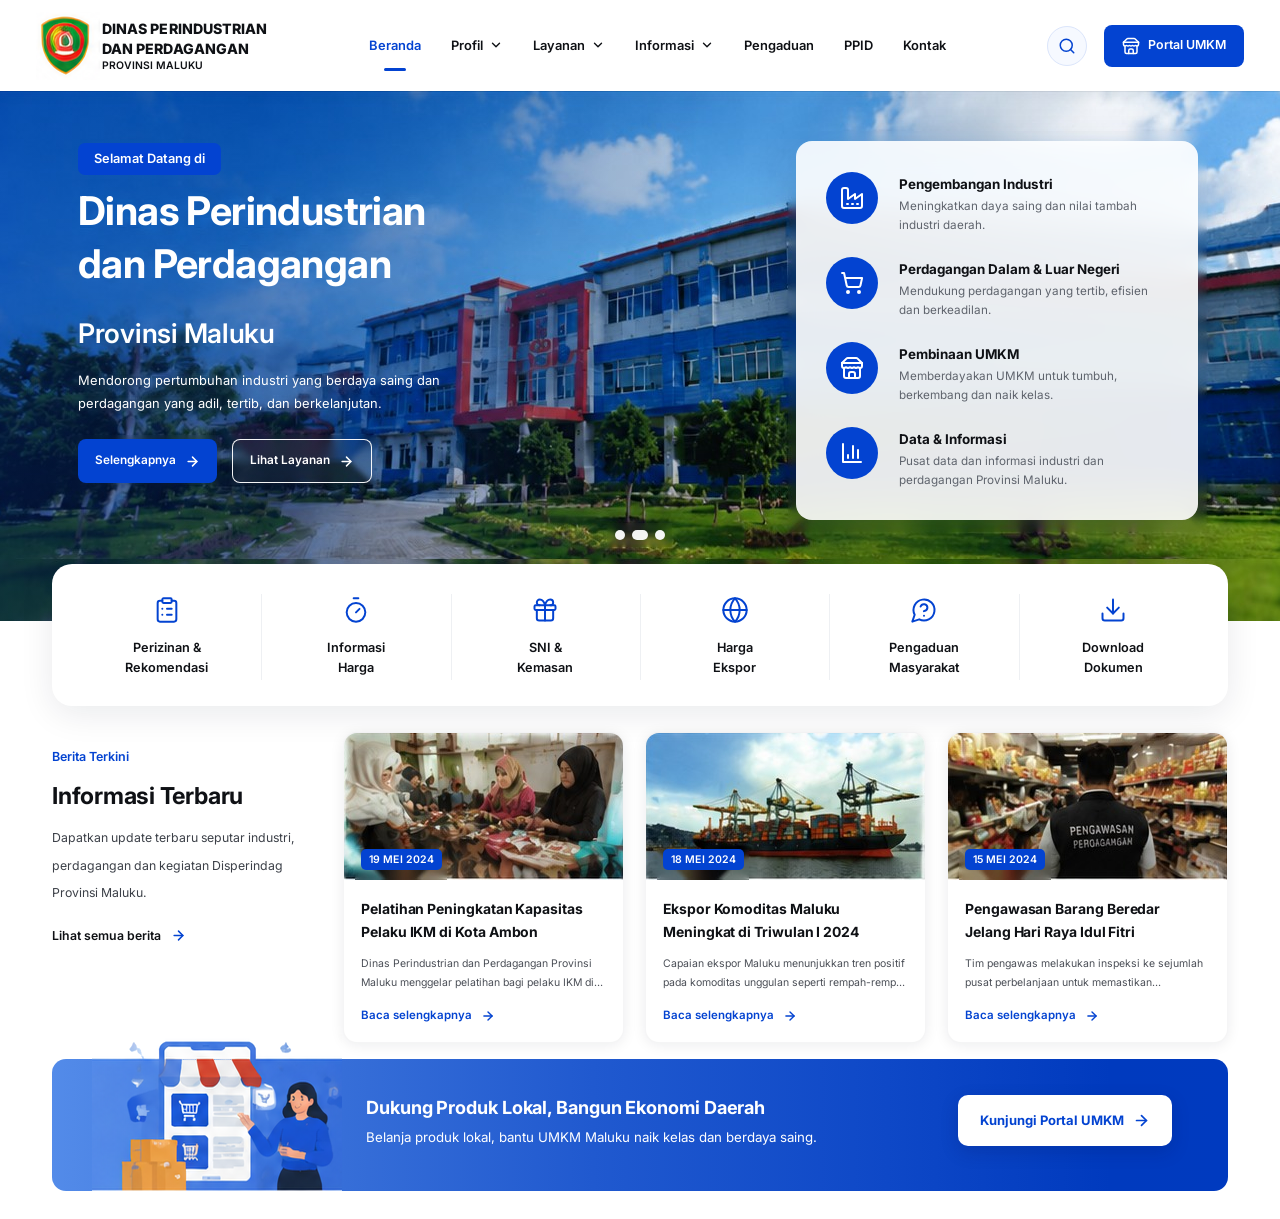
<file: index.html>
<!DOCTYPE html>
<html lang="id">
<head>
<meta charset="utf-8">
<meta name="viewport" content="width=device-width, initial-scale=1">
<title>Dinas Perindustrian dan Perdagangan Provinsi Maluku</title>
<meta name="description" content="Dinas Perindustrian dan Perdagangan Provinsi Maluku — mendorong pertumbuhan industri yang berdaya saing dan perdagangan yang adil, tertib, dan berkelanjutan.">
<link rel="preconnect" href="https://fonts.googleapis.com">
<link rel="preconnect" href="https://fonts.gstatic.com" crossorigin>
<link href="https://fonts.googleapis.com/css2?family=Inter:wght@400;500;600;700&display=swap" rel="stylesheet">
<style>
:root{
  --blue:#0343d1;
  --blue-dark:#003abf;
  --ink:#0f1115;
  --muted:#5f646d;
  --line:#eef0f3;
  --container:1176px;
}
*{box-sizing:border-box;margin:0;padding:0}
html{scroll-behavior:smooth}
body{
  font-family:Inter,system-ui,-apple-system,"Segoe UI",Roboto,Arial,sans-serif;
  color:var(--ink);background:#fff;-webkit-font-smoothing:antialiased;line-height:1.5;
}
a{color:inherit;text-decoration:none}
img{display:block;max-width:100%}
svg.i{width:1em;height:1em;fill:none;stroke:currentColor;stroke-width:2;stroke-linecap:round;stroke-linejoin:round;flex:none}

/* ============ NAVBAR ============ */
.navbar{
  position:sticky;top:0;z-index:50;height:91px;background:#fff;
  box-shadow:0 1px 0 rgba(15,23,42,.06),0 4px 14px rgba(15,23,42,.04);
}
.navbar__in{
  height:100%;max-width:1440px;margin:0 auto;padding:0 36px;
  display:flex;align-items:center;gap:0;
}
.brand{display:flex;align-items:center;gap:2px;flex:none}
.brand img{width:64px;height:68px}
.brand__text{display:flex;flex-direction:column;line-height:1.2}
.brand__text strong{font-size:14.2px;font-weight:800;letter-spacing:.005em;text-transform:uppercase;line-height:20px}
.brand__text span{font-size:10.4px;font-weight:600;text-transform:uppercase;margin-top:1px}
.menu{display:flex;align-items:center;gap:30px;margin-left:102px;list-style:none;flex:1}
.menu a{
  position:relative;display:inline-flex;align-items:center;gap:6px;
  font-size:12.9px;font-weight:600;color:var(--ink);padding:8px 0;white-space:nowrap;
}
.menu a .i{font-size:14px;stroke-width:2.4}
.menu a.active{color:var(--blue)}
.menu a.active::after{
  content:"";position:absolute;left:50%;bottom:-8px;width:22px;height:3px;margin-left:-11px;
  border-radius:3px;background:var(--blue);
}
.nav-actions{display:flex;align-items:center;gap:17px;flex:none}
.btn-search{
  width:40px;height:40px;border-radius:50%;border:1px solid #dbe5fb;background:#f6f9ff;
  color:var(--blue);display:grid;place-items:center;cursor:pointer;font-size:18px;
}
.btn-portal{
  height:42px;padding:0 18px;border-radius:8px;background:var(--blue);color:#fff;
  display:inline-flex;align-items:center;gap:8px;font-size:12.4px;font-weight:600;white-space:nowrap;
  transition:background .2s;
}
.btn-portal:hover{background:var(--blue-dark)}
.btn-portal .i{font-size:18px}
.burger{display:none;width:42px;height:42px;border:1px solid #dbe5fb;border-radius:8px;background:#fff;color:var(--ink);cursor:pointer;font-size:22px;place-items:center}

/* ============ HERO ============ */
.hero{
  position:relative;height:530px;color:#fff;overflow:hidden;
  background:#1d5fc4 url("assets/hero-gedung.jpg") center bottom/cover no-repeat;
}
.hero::before{
  content:"";position:absolute;inset:0;
  background:linear-gradient(90deg,rgba(6,44,140,.32) 0%,rgba(6,44,140,.12) 36%,rgba(6,44,140,0) 55%);
}
.hero__in{
  position:relative;height:100%;max-width:var(--container);margin:0 auto;
  padding:0 30px 0 26px;display:flex;align-items:flex-start;justify-content:space-between;
}
.hero__copy{padding-top:52px;max-width:520px}
.badge{
  display:inline-flex;align-items:center;height:32px;padding:0 16px;border-radius:7px;
  background:var(--blue);font-size:12.8px;font-weight:600;
}
.hero h1{
  margin-top:10px;font-size:39.6px;line-height:53px;font-weight:700;letter-spacing:-.015em;
}
.hero h2{margin-top:24px;font-size:27px;line-height:38px;font-weight:600;letter-spacing:-.01em}
.hero p{margin-top:16px;max-width:400px;font-size:12.9px;line-height:23px;font-weight:400}
.hero__cta{display:flex;gap:15px;margin-top:24px}
.btn{
  display:inline-flex;align-items:center;justify-content:center;gap:9px;height:44px;padding:0 17px;
  border-radius:8px;font-size:11.8px;font-weight:600;transition:.2s;white-space:nowrap;
}
.btn .i{font-size:15px;stroke-width:2.4}
.btn--primary{background:var(--blue);color:#fff}
.btn--primary:hover{background:var(--blue-dark)}
.btn--ghost{border:1.5px solid rgba(255,255,255,.95);color:#fff;background:rgba(255,255,255,.04)}
.btn--ghost:hover{background:rgba(255,255,255,.16)}

.hero__card{
  width:402px;margin-top:50px;padding:31px 30px 30px;border-radius:16px;
  background:rgba(255,255,255,.9);backdrop-filter:blur(14px);-webkit-backdrop-filter:blur(14px);
  box-shadow:0 18px 50px rgba(8,30,90,.22);color:var(--ink);
  display:flex;flex-direction:column;gap:22px;flex:none;
}
.feat{display:flex;gap:21px;align-items:flex-start}
.feat__ic{
  width:52px;height:52px;border-radius:50%;background:var(--blue);color:#fff;
  display:grid;place-items:center;flex:none;font-size:24px;
}
.feat__ic .i{stroke-width:2}
.feat h3{font-size:13.4px;font-weight:700;line-height:20px;margin-top:2px}
.feat p{margin-top:3px;font-size:11.7px;line-height:19px;color:var(--muted);font-weight:400}

.dots{position:absolute;left:50%;bottom:81px;transform:translateX(-50%);display:flex;gap:7px;align-items:center}
.dots button{width:10px;height:10px;border-radius:50%;border:0;background:rgba(255,255,255,.95);cursor:pointer;padding:0;transition:.25s}
.dots button.on{width:16px;border-radius:6px}

/* ============ QUICK MENU ============ */
.quick{
  position:relative;z-index:5;max-width:var(--container);margin:-57px auto 0;
  background:#fff;border-radius:20px;box-shadow:0 8px 34px rgba(15,23,42,.09);
  display:grid;grid-template-columns:repeat(6,1fr);padding:32px 20px 28px;
}
.quick a{
  position:relative;display:flex;flex-direction:column;align-items:center;gap:14px;
  font-size:12.7px;font-weight:600;line-height:20px;text-align:center;padding:0 12px;color:var(--ink);
  transition:color .2s,transform .2s;
}
.quick a:hover{color:var(--blue);transform:translateY(-2px)}
.quick a+a::before{content:"";position:absolute;left:0;top:-2px;bottom:-2px;width:1px;background:var(--line)}
.quick .i{font-size:28px;color:var(--blue);stroke-width:1.7}

/* ============ BERITA ============ */
.news{max-width:var(--container);margin:26px auto 0;display:grid;grid-template-columns:270px repeat(3,1fr);gap:21px;align-items:start}
.news__head{padding-top:15px}
.news__head small{display:block;font-size:12.5px;font-weight:600;color:var(--blue);line-height:20px}
.news__head h2{margin-top:13px;font-size:23.3px;line-height:32px;font-weight:700;letter-spacing:-.01em}
.news__head p{margin-top:12px;font-size:12.3px;line-height:27.5px;color:#3c4048}
.news__head a{display:inline-flex;align-items:center;gap:10px;margin-top:20px;font-size:12.3px;font-weight:600}
.news__head a .i{color:var(--blue);font-size:15px;stroke-width:2.4}

.card{
  background:#fff;border-radius:14px;overflow:hidden;
  box-shadow:0 2px 14px rgba(15,23,42,.08);border:1px solid rgba(15,23,42,.04);
  transition:transform .25s,box-shadow .25s;display:flex;flex-direction:column;
}
.card:hover{transform:translateY(-4px);box-shadow:0 14px 30px rgba(15,23,42,.12)}
.card__img{position:relative;height:147px;overflow:hidden}
.card__img img{width:100%;height:100%;object-fit:cover}
.date{
  position:absolute;left:17px;bottom:10px;height:21px;padding:0 8px;border-radius:5px;background:var(--blue);
  color:#fff;font-size:10.5px;font-weight:600;display:inline-flex;align-items:center;letter-spacing:.01em;
}
.card__body{padding:17px 17px 18px;display:flex;flex-direction:column;flex:1}
.card h3{padding-right:20px;font-size:13.95px;line-height:23px;font-weight:700;letter-spacing:-.005em}
.card p{
  margin-top:11px;font-size:10.5px;line-height:19px;color:#4b4f57;
  display:-webkit-box;-webkit-line-clamp:2;-webkit-box-orient:vertical;overflow:hidden;
}
.card__more{display:inline-flex;align-items:center;gap:9px;margin-top:15px;font-size:11.5px;font-weight:600;color:var(--blue)}
.card__more .i{font-size:14px;stroke-width:2.4}

/* ============ BANNER ============ */
.promo{
  position:relative;max-width:var(--container);margin:16px auto 0;height:132px;border-radius:14px;color:#fff;
  background:linear-gradient(90deg,#538be9 0%,#366ed8 25%,#2059cf 46%,#0e48c7 71%,#003abe 90%,#003abf 100%);
  display:flex;align-items:center;justify-content:space-between;padding:0 56px 10px 314px;
}
.promo__art{position:absolute;left:40px;bottom:-1px;width:250px;height:158px;pointer-events:none}
.promo h2{font-size:18.1px;line-height:28px;font-weight:700;letter-spacing:-.005em}
.promo p{margin-top:5px;font-size:13.3px;line-height:22px;font-weight:400}
.btn--white{
  background:#fff;color:var(--blue);height:51px;padding:0 22px;border-radius:10px;font-size:13px;font-weight:700;
  box-shadow:0 6px 18px rgba(0,20,90,.2);
}
.btn--white:hover{transform:translateY(-2px)}
.btn--white .i{font-size:17px}
.page-end{height:28px}

/* ============ RESPONSIVE ============ */
@media (max-width:1240px){
  .menu{margin-left:48px;gap:24px}
  .brand__text strong{font-size:15px}
}
@media (max-width:1100px){
  .menu{display:none}
  .nav-actions{margin-left:auto}
  .burger{display:grid}
  .hero{height:auto;padding-bottom:96px}
  .hero__in{flex-direction:column;gap:32px;padding:0 24px}
  .hero__copy{max-width:none}
  .hero__card{width:100%;max-width:560px;margin-top:0}
  .dots{bottom:76px}
  .quick{margin:-57px 20px 0;grid-template-columns:repeat(3,1fr);row-gap:26px}
  .quick a:nth-child(4)::before{display:none}
  .news{grid-template-columns:repeat(3,1fr);margin:34px 20px 0}
  .news__head{grid-column:1/-1;padding-top:0}
  .news__head p{line-height:24px;max-width:520px}
  .promo{margin:22px 20px 0;padding:0 28px 0 300px;gap:20px}
}
@media (max-width:760px){
  .navbar{height:72px}
  .navbar__in{padding:0 16px}
  .brand img{width:48px;height:51px}
  .brand__text strong{font-size:12px;line-height:15px}
  .brand__text span{font-size:10px}
  .btn-portal span{display:none}
  .btn-portal{padding:0 12px}
  .hero__copy{padding-top:36px}
  .hero h1{font-size:30px;line-height:40px}
  .hero h2{font-size:22px;line-height:30px;margin-top:14px}
  .hero__card{padding:26px 20px 24px}
  .feat{gap:14px}
  .quick{grid-template-columns:repeat(2,1fr);padding:24px 0}
  .quick a:nth-child(4)::before{display:block}
  .quick a:nth-child(odd)::before{display:none}
  .news{grid-template-columns:1fr}
  .promo{
    height:auto;flex-direction:column;align-items:flex-start;padding:150px 24px 24px;margin-top:70px;gap:18px;
  }
  .promo__art{left:50%;transform:translateX(-50%);bottom:auto;top:-50px;}
  .btn--white{height:46px}
}
</style>
</head>
<body>

<!-- ikon (sprite) -->
<svg width="0" height="0" style="position:absolute" aria-hidden="true">
  <defs>
    <symbol id="i-search" viewBox="0 0 24 24"><circle cx="11" cy="11" r="8"/><path d="m21 21-4.3-4.3"/></symbol>
    <symbol id="i-chev" viewBox="0 0 24 24"><path d="m6 9 6 6 6-6"/></symbol>
    <symbol id="i-arrow" viewBox="0 0 24 24"><path d="M5 12h14"/><path d="m12 5 7 7-7 7"/></symbol>
    <symbol id="i-menu" viewBox="0 0 24 24"><path d="M4 7h16M4 12h16M4 17h16"/></symbol>
    <symbol id="i-store" viewBox="0 0 24 24"><path d="m2 7 4.41-4.41A2 2 0 0 1 7.83 2h8.34a2 2 0 0 1 1.42.59L22 7"/><path d="M4 12v8a2 2 0 0 0 2 2h12a2 2 0 0 0 2-2v-8"/><path d="M15 22v-4a2 2 0 0 0-2-2h-2a2 2 0 0 0-2 2v4"/><path d="M2 7h20"/><path d="M22 7v3a2 2 0 0 1-2 2 2.7 2.7 0 0 1-1.59-.63.7.7 0 0 0-.82 0A2.7 2.7 0 0 1 16 12a2.7 2.7 0 0 1-1.59-.63.7.7 0 0 0-.82 0A2.7 2.7 0 0 1 12 12a2.7 2.7 0 0 1-1.59-.63.7.7 0 0 0-.82 0A2.7 2.7 0 0 1 8 12a2.7 2.7 0 0 1-1.59-.63.7.7 0 0 0-.82 0A2.7 2.7 0 0 1 4 12a2 2 0 0 1-2-2V7"/></symbol>
    <symbol id="i-factory" viewBox="0 0 24 24"><path d="M2 20a2 2 0 0 0 2 2h16a2 2 0 0 0 2-2V8l-7 5V8l-7 5V4a2 2 0 0 0-2-2H4a2 2 0 0 0-2 2Z"/><path d="M17 18h1"/><path d="M12 18h1"/><path d="M7 18h1"/></symbol>
    <symbol id="i-cart" viewBox="0 0 24 24"><circle cx="8" cy="21" r="1"/><circle cx="19" cy="21" r="1"/><path d="M2.05 2.05h2l2.66 12.42a2 2 0 0 0 2 1.58h9.78a2 2 0 0 0 1.95-1.57l1.65-7.43H5.12"/></symbol>
    <symbol id="i-chart" viewBox="0 0 24 24"><path d="M3 3v18h18"/><path d="M18 17V9"/><path d="M13 17V5"/><path d="M8 17v-3"/></symbol>
    <symbol id="i-clip" viewBox="0 0 24 24"><rect width="8" height="4" x="8" y="2" rx="1"/><path d="M16 4h2a2 2 0 0 1 2 2v14a2 2 0 0 1-2 2H6a2 2 0 0 1-2-2V6a2 2 0 0 1 2-2h2"/><path d="M12 11h4"/><path d="M12 16h4"/><path d="M8 11h.01"/><path d="M8 16h.01"/></symbol>
    <symbol id="i-timer" viewBox="0 0 24 24"><path d="M10 2h4"/><path d="m12 14 3-3"/><circle cx="12" cy="14" r="8"/></symbol>
    <symbol id="i-gift" viewBox="0 0 24 24"><rect x="3" y="8" width="18" height="4" rx="1"/><path d="M12 8v13"/><path d="M19 12v7a2 2 0 0 1-2 2H7a2 2 0 0 1-2-2v-7"/><path d="M7.5 8a2.5 2.5 0 0 1 0-5A4.8 8 0 0 1 12 8a4.8 8 0 0 1 4.5-5 2.5 2.5 0 0 1 0 5"/></symbol>
    <symbol id="i-globe" viewBox="0 0 24 24"><circle cx="12" cy="12" r="10"/><path d="M12 2a14.5 14.5 0 0 0 0 20 14.5 14.5 0 0 0 0-20"/><path d="M2 12h20"/></symbol>
    <symbol id="i-ask" viewBox="0 0 24 24"><path d="M7.9 20A9 9 0 1 0 4 16.1L2 22Z"/><path d="M9.09 9a3 3 0 0 1 5.83 1c0 2-3 3-3 3"/><path d="M12 17h.01"/></symbol>
    <symbol id="i-down" viewBox="0 0 24 24"><path d="M21 15v4a2 2 0 0 1-2 2H5a2 2 0 0 1-2-2v-4"/><path d="m7 10 5 5 5-5"/><path d="M12 15V3"/></symbol>
  </defs>
</svg>

<!-- ============ NAVBAR ============ -->
<header class="navbar">
  <div class="navbar__in">
    <a class="brand" href="#" aria-label="Dinas Perindustrian dan Perdagangan Provinsi Maluku">
      <img src="assets/logo.png" alt="Logo Provinsi Maluku">
      <span class="brand__text">
        <strong>Dinas Perindustrian<br>dan Perdagangan</strong>
        <span>Provinsi Maluku</span>
      </span>
    </a>

    <ul class="menu">
      <li><a class="active" href="#">Beranda</a></li>
      <li><a href="#">Profil <svg class="i"><use href="#i-chev"/></svg></a></li>
      <li><a href="#">Layanan <svg class="i"><use href="#i-chev"/></svg></a></li>
      <li><a href="informasi-harga.html">Informasi <svg class="i"><use href="#i-chev"/></svg></a></li>
      <li><a href="#">Pengaduan</a></li>
      <li><a href="#">PPID</a></li>
      <li><a href="#">Kontak</a></li>
    </ul>

    <div class="nav-actions">
      <button class="btn-search" aria-label="Cari"><svg class="i"><use href="#i-search"/></svg></button>
      <a class="btn-portal" href="#"><svg class="i"><use href="#i-store"/></svg><span>Portal UMKM</span></a>
      <button class="burger" aria-label="Menu"><svg class="i"><use href="#i-menu"/></svg></button>
    </div>
  </div>
</header>

<main>
<!-- ============ HERO ============ -->
<section class="hero">
  <div class="hero__in">
    <div class="hero__copy">
      <span class="badge">Selamat Datang di</span>
      <h1>Dinas Perindustrian<br>dan Perdagangan</h1>
      <h2>Provinsi Maluku</h2>
      <p>Mendorong pertumbuhan industri yang berdaya saing dan perdagangan yang adil, tertib, dan berkelanjutan.</p>
      <div class="hero__cta">
        <a class="btn btn--primary" href="#">Selengkapnya <svg class="i"><use href="#i-arrow"/></svg></a>
        <a class="btn btn--ghost" href="#">Lihat Layanan <svg class="i"><use href="#i-arrow"/></svg></a>
      </div>
    </div>

    <aside class="hero__card" aria-label="Fokus layanan">
      <div class="feat">
        <div class="feat__ic"><svg class="i"><use href="#i-factory"/></svg></div>
        <div><h3>Pengembangan Industri</h3><p>Meningkatkan daya saing dan nilai tambah industri daerah.</p></div>
      </div>
      <div class="feat">
        <div class="feat__ic"><svg class="i"><use href="#i-cart"/></svg></div>
        <div><h3>Perdagangan Dalam &amp; Luar Negeri</h3><p>Mendukung perdagangan yang tertib, efisien dan berkeadilan.</p></div>
      </div>
      <div class="feat">
        <div class="feat__ic"><svg class="i"><use href="#i-store"/></svg></div>
        <div><h3>Pembinaan UMKM</h3><p>Memberdayakan UMKM untuk tumbuh, berkembang dan naik kelas.</p></div>
      </div>
      <div class="feat">
        <div class="feat__ic"><svg class="i"><use href="#i-chart"/></svg></div>
        <div><h3>Data &amp; Informasi</h3><p>Pusat data dan informasi industri dan perdagangan Provinsi Maluku.</p></div>
      </div>
    </aside>
  </div>

  <div class="dots" role="tablist" aria-label="Slide">
    <button aria-label="Slide 1"></button>
    <button class="on" aria-label="Slide 2"></button>
    <button aria-label="Slide 3"></button>
  </div>
</section>

<!-- ============ MENU CEPAT ============ -->
<nav class="quick" aria-label="Layanan cepat">
  <a href="#"><svg class="i"><use href="#i-clip"/></svg><span>Perizinan &amp;<br>Rekomendasi</span></a>
  <a href="informasi-harga.html"><svg class="i"><use href="#i-timer"/></svg><span>Informasi<br>Harga</span></a>
  <a href="#"><svg class="i"><use href="#i-gift"/></svg><span>SNI &amp;<br>Kemasan</span></a>
  <a href="harga-ekspor.html"><svg class="i"><use href="#i-globe"/></svg><span>Harga<br>Ekspor</span></a>
  <a href="#"><svg class="i"><use href="#i-ask"/></svg><span>Pengaduan<br>Masyarakat</span></a>
  <a href="#"><svg class="i"><use href="#i-down"/></svg><span>Download<br>Dokumen</span></a>
</nav>

<!-- ============ BERITA ============ -->
<section class="news">
  <div class="news__head">
    <small>Berita Terkini</small>
    <h2>Informasi Terbaru</h2>
    <p>Dapatkan update terbaru seputar industri, perdagangan dan kegiatan Disperindag Provinsi Maluku.</p>
    <a href="#">Lihat semua berita <svg class="i"><use href="#i-arrow"/></svg></a>
  </div>

  <article class="card">
    <div class="card__img">
      <img src="assets/berita-1.jpg" alt="Pelatihan pelaku IKM di Kota Ambon">
      <span class="date">19 MEI 2024</span>
    </div>
    <div class="card__body">
      <h3>Pelatihan Peningkatan Kapasitas Pelaku IKM di Kota Ambon</h3>
      <p>Dinas Perindustrian dan Perdagangan Provinsi Maluku menggelar pelatihan bagi pelaku IKM di Kota Ambon untuk meningkatkan kapasitas usaha.</p>
      <a class="card__more" href="#">Baca selengkapnya <svg class="i"><use href="#i-arrow"/></svg></a>
    </div>
  </article>

  <article class="card">
    <div class="card__img">
      <img src="assets/berita-2.jpg" alt="Aktivitas bongkar muat peti kemas di pelabuhan">
      <span class="date">18 MEI 2024</span>
    </div>
    <div class="card__body">
      <h3>Ekspor Komoditas Maluku Meningkat di Triwulan I 2024</h3>
      <p>Capaian ekspor Maluku menunjukkan tren positif pada komoditas unggulan seperti rempah-rempah dan hasil perikanan.</p>
      <a class="card__more" href="#">Baca selengkapnya <svg class="i"><use href="#i-arrow"/></svg></a>
    </div>
  </article>

  <article class="card">
    <div class="card__img">
      <img src="assets/berita-3.jpg" alt="Petugas pengawasan barang beredar di pusat perbelanjaan">
      <span class="date">15 MEI 2024</span>
    </div>
    <div class="card__body">
      <h3>Pengawasan Barang Beredar Jelang Hari Raya Idul Fitri</h3>
      <p>Tim pengawas melakukan inspeksi ke sejumlah pusat perbelanjaan untuk memastikan ketersediaan dan keamanan barang.</p>
      <a class="card__more" href="#">Baca selengkapnya <svg class="i"><use href="#i-arrow"/></svg></a>
    </div>
  </article>
</section>

<!-- ============ BANNER UMKM ============ -->
<section class="promo">
  <img class="promo__art" src="assets/ilustrasi-umkm.png" alt="">
  <div>
    <h2>Dukung Produk Lokal, Bangun Ekonomi Daerah</h2>
    <p>Belanja produk lokal, bantu UMKM Maluku naik kelas dan berdaya saing.</p>
  </div>
  <a class="btn btn--white" href="#">Kunjungi Portal UMKM <svg class="i"><use href="#i-arrow"/></svg></a>
</section>
<div class="page-end"></div>
</main>

<script>
  // indikator slide sederhana pada hero
  (function () {
    var dots = document.querySelectorAll('.dots button');
    dots.forEach(function (d, i) {
      d.addEventListener('click', function () {
        dots.forEach(function (x) { x.classList.remove('on'); });
        d.classList.add('on');
      });
    });
  })();
</script>
</body>
</html>
</file>
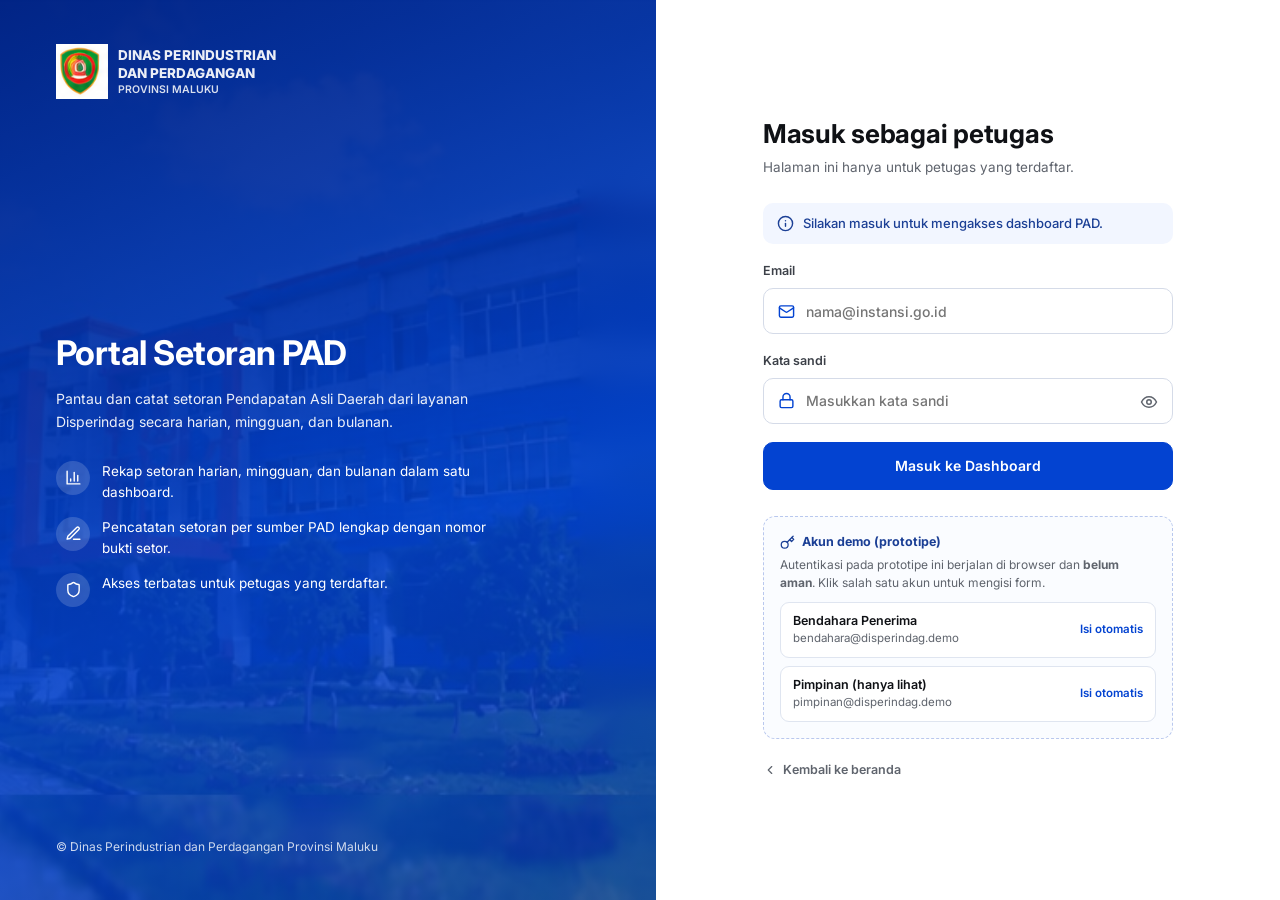
<file: dashboard-pad.html>
<!DOCTYPE html>
<html lang="id" class="guard">
<head>
<meta charset="utf-8">
<meta name="viewport" content="width=device-width, initial-scale=1">
<meta name="robots" content="noindex,nofollow">
<title>Dashboard Setoran PAD — Disperindag Maluku</title>
<link rel="preconnect" href="https://fonts.googleapis.com">
<link rel="preconnect" href="https://fonts.gstatic.com" crossorigin>
<link href="https://fonts.googleapis.com/css2?family=Inter:wght@400;500;600;700;800&display=swap" rel="stylesheet">
<link rel="stylesheet" href="assets/pad.css">
<!-- Penjaga akses (DEMO, sisi browser): tanpa sesi -> kembali ke login. Lihat catatan di assets/pad-auth.js -->
<script src="assets/pad-auth.js"></script>
<script>
  if (!PadAuth.current()) { location.replace("login-pad.html?need=1"); }
  else { document.documentElement.classList.remove("guard"); }
</script>
</head>
<body>

<svg width="0" height="0" style="position:absolute" aria-hidden="true">
  <defs>
    <symbol id="i-check" viewBox="0 0 24 24"><path d="M20 6 9 17l-5-5"/></symbol>
    <symbol id="i-checkc" viewBox="0 0 24 24"><circle cx="12" cy="12" r="10"/><path d="m9 12 2 2 4-4"/></symbol>
    <symbol id="i-clock" viewBox="0 0 24 24"><circle cx="12" cy="12" r="10"/><path d="M12 6v6l4 2"/></symbol>
    <symbol id="i-up" viewBox="0 0 24 24"><path d="m22 7-8.5 8.5-5-5L2 17"/><path d="M16 7h6v6"/></symbol>
    <symbol id="i-down" viewBox="0 0 24 24"><path d="m22 17-8.5-8.5-5 5L2 7"/><path d="M16 17h6v-6"/></symbol>
    <symbol id="i-minus" viewBox="0 0 24 24"><path d="M5 12h14"/></symbol>
    <symbol id="i-plus" viewBox="0 0 24 24"><path d="M5 12h14"/><path d="M12 5v14"/></symbol>
    <symbol id="i-logout" viewBox="0 0 24 24"><path d="M9 21H5a2 2 0 0 1-2-2V5a2 2 0 0 1 2-2h4"/><path d="m16 17 5-5-5-5"/><path d="M21 12H9"/></symbol>
    <symbol id="i-eye" viewBox="0 0 24 24"><path d="M2 12s3.5-7 10-7 10 7 10 7-3.5 7-10 7-10-7-10-7Z"/><circle cx="12" cy="12" r="3"/></symbol>
    <symbol id="i-dl" viewBox="0 0 24 24"><path d="M21 15v4a2 2 0 0 1-2 2H5a2 2 0 0 1-2-2v-4"/><path d="m7 10 5 5 5-5"/><path d="M12 15V3"/></symbol>
    <symbol id="i-cal" viewBox="0 0 24 24"><rect x="3" y="4" width="18" height="18" rx="2"/><path d="M16 2v4M8 2v4M3 10h18"/></symbol>
    <symbol id="i-x" viewBox="0 0 24 24"><path d="M18 6 6 18"/><path d="m6 6 12 12"/></symbol>
    <symbol id="i-chev" viewBox="0 0 24 24"><path d="m6 9 6 6 6-6"/></symbol>
    <symbol id="i-tag" viewBox="0 0 24 24"><path d="M12.59 2.59A2 2 0 0 0 11.17 2H4a2 2 0 0 0-2 2v7.17a2 2 0 0 0 .59 1.42l8.7 8.7a2.43 2.43 0 0 0 3.42 0l6.58-6.58a2.43 2.43 0 0 0 0-3.42Z"/><path d="M7 7h.01"/></symbol>
    <symbol id="i-pin" viewBox="0 0 24 24"><path d="M20 10c0 6-8 12-8 12s-8-6-8-12a8 8 0 0 1 16 0Z"/><circle cx="12" cy="10" r="3"/></symbol>
  </defs>
</svg>

<!-- ============ TOPBAR ============ -->
<header class="topbar">
  <div class="topbar__in">
    <a class="brand" href="index.html" aria-label="Ke beranda">
      <img src="assets/logo.png" alt="Logo Provinsi Maluku">
      <span class="brand__text"><strong>Dashboard PAD</strong><span>Disperindag Provinsi Maluku</span></span>
    </a>
    <span class="sp"></span>
    <div class="who" aria-label="Pengguna masuk">
      <span class="who__av" id="u-av">?</span>
      <div><b id="u-nama">—</b><span id="u-peran">—</span></div>
    </div>
    <button class="btn btn--sm" id="logout" type="button"><svg class="i"><use href="#i-logout"/></svg>Keluar</button>
  </div>
</header>

<main class="wrap">
  <!-- ============ JUDUL ============ -->
  <section class="pagehead">
    <div>
      <h1>Dashboard Setoran PAD</h1>
      <p><svg class="i"><use href="#i-cal"/></svg><span>Data per <span id="tgl">…</span></span></p>
    </div>
    <div class="pagehead__act">
      <span class="chip-ro" id="ro" hidden><svg class="i"><use href="#i-eye"/></svg>Akses hanya lihat</span>
      <button class="btn btn--primary" id="btn-add" type="button" hidden><svg class="i"><use href="#i-plus"/></svg>Catat Setoran</button>
    </div>
  </section>

  <!-- ============ PERIODE (tile = filter) ============ -->
  <section class="tiles" id="tiles" aria-label="Pilih periode"></section>

  <section class="card year" aria-label="Realisasi tahun berjalan">
    <div>
      <h2 id="y-lbl">Realisasi tahun berjalan</h2>
      <b id="y-val">—</b>
    </div>
    <div class="meter">
      <div class="meter__bar" role="progressbar" id="y-bar" aria-valuemin="0" aria-valuemax="100" aria-label="Realisasi terhadap target tahunan"><i id="y-fill" style="width:0"></i></div>
      <div class="meter__txt"><span id="y-pct">—</span><span id="y-tgt">—</span></div>
    </div>
  </section>

  <!-- ============ GRAFIK + RINCIAN ============ -->
  <section class="grid2">
    <article class="card panel" id="panel-chart">
      <div class="panel__head">
        <div>
          <h2 id="chart-title">Tren setoran PAD</h2>
          <p id="chart-sub">—</p>
        </div>
        <div class="seg" id="view" role="group" aria-label="Tampilan">
          <button type="button" data-v="grafik" aria-pressed="true">Grafik</button>
          <button type="button" data-v="tabel" aria-pressed="false">Tabel</button>
        </div>
      </div>
      <div class="chart" id="chart">
        <div class="tip" id="tip" role="status"></div>
      </div>
      <div class="chart-key" id="chart-key">
        <span><i style="background:var(--series)"></i>Periode berjalan</span>
        <span><i style="background:var(--series-dim)"></i>Periode sebelumnya</span>
      </div>
      <div class="chart-table" id="chart-table" hidden>
        <table>
          <thead><tr><th>Periode</th><th class="r">Jumlah setoran</th><th class="r">Transaksi</th></tr></thead>
          <tbody id="chart-tbody"></tbody>
        </table>
      </div>
    </article>

    <article class="card panel">
      <div class="panel__head">
        <div>
          <h2 id="src-title">Per sumber PAD</h2>
          <p id="src-sub">—</p>
        </div>
      </div>
      <ul class="hb-list" id="src-list"></ul>
      <div class="total-line"><span>Total</span><b id="src-total">—</b></div>
    </article>
  </section>

  <!-- ============ DAFTAR SETORAN ============ -->
  <section class="card tablecard" aria-label="Daftar setoran">
    <div class="panel__head">
      <div>
        <h2 id="tb-title">Setoran</h2>
        <p id="tb-sub">—</p>
      </div>
      <button class="btn btn--sm" id="csv" type="button"><svg class="i"><use href="#i-dl"/></svg>Unduh CSV</button>
    </div>
    <div class="tscroll">
      <table>
        <thead>
          <tr><th>Tanggal</th><th>Sumber PAD</th><th>No. bukti setor</th><th class="r">Jumlah</th><th>Status</th></tr>
        </thead>
        <tbody id="tbody"></tbody>
      </table>
      <div class="empty" id="empty" hidden>Belum ada setoran pada periode ini.</div>
    </div>
    <div class="tfoot">
      <span id="tb-count">—</span>
      <button class="btn btn--sm" id="more" type="button" hidden>Tampilkan lebih banyak</button>
    </div>
  </section>

  <p class="note">
    <b>Keterangan:</b> angka mencakup seluruh setoran yang dicatat, baik yang sudah terverifikasi maupun yang masih menunggu verifikasi.
    Perbandingan minggu dan bulan dihitung terhadap rentang hari yang sama pada periode sebelumnya.
    <b>Data dan akses pada halaman ini adalah prototipe demo</b> — belum terhubung ke database dan belum memakai autentikasi server.
  </p>
</main>

<!-- ============ FORM CATAT SETORAN ============ -->
<dialog id="dlg" aria-labelledby="dlg-title">
  <div class="dlg__head">
    <h2 id="dlg-title">Catat Setoran</h2>
    <button class="dlg__x" type="button" id="dlg-x" aria-label="Tutup"><svg class="i"><use href="#i-x"/></svg></button>
  </div>
  <form id="fm" novalidate>
    <div class="row2">
      <div class="field">
        <label for="f-tgl">Tanggal setor</label>
        <div class="control" id="c-tgl"><svg class="i"><use href="#i-cal"/></svg><input id="f-tgl" type="date"></div>
        <div class="err" id="e-tgl" hidden></div>
      </div>
      <div class="field">
        <label for="f-sumber">Sumber PAD</label>
        <div class="control" id="c-sumber"><svg class="i"><use href="#i-tag"/></svg><select id="f-sumber"></select><svg class="i chev"><use href="#i-chev"/></svg></div>
        <div class="err" id="e-sumber" hidden></div>
      </div>
    </div>
    <div class="field">
      <label for="f-lokasi">Lokasi / penyetor</label>
      <div class="control" id="c-lokasi"><svg class="i"><use href="#i-pin"/></svg><input id="f-lokasi" type="text" list="lokasi-list" maxlength="60" autocomplete="off" placeholder="Contoh: Pasar Mardika"></div>
      <datalist id="lokasi-list"></datalist>
      <div class="err" id="e-lokasi" hidden></div>
    </div>
    <div class="field">
      <label for="f-jumlah">Jumlah setoran</label>
      <div class="control rp" id="c-jumlah"><span class="prefix">Rp</span><input id="f-jumlah" type="text" inputmode="numeric" autocomplete="off" placeholder="0"></div>
      <div class="err" id="e-jumlah" hidden></div>
    </div>
    <div class="field">
      <label for="f-bukti">No. bukti setor <span style="font-weight:400;color:var(--muted)">(opsional)</span></label>
      <div class="control" id="c-bukti"><svg class="i"><use href="#i-tag"/></svg><input id="f-bukti" type="text" maxlength="30" autocomplete="off" placeholder="Dibuat otomatis jika dikosongkan"></div>
      <div class="err" id="e-bukti" hidden></div>
    </div>
    <div class="acts">
      <button class="btn" type="button" id="dlg-cancel">Batal</button>
      <button class="btn btn--primary" type="submit">Simpan Setoran</button>
    </div>
  </form>
</dialog>

<div class="toast" id="toast" role="status" aria-live="polite"><svg class="i"><use href="#i-checkc"/></svg><span id="toast-txt"></span></div>

<script src="assets/pad-data.js"></script>
<script src="assets/pad-dashboard.js"></script>
</body>
</html>
</file>
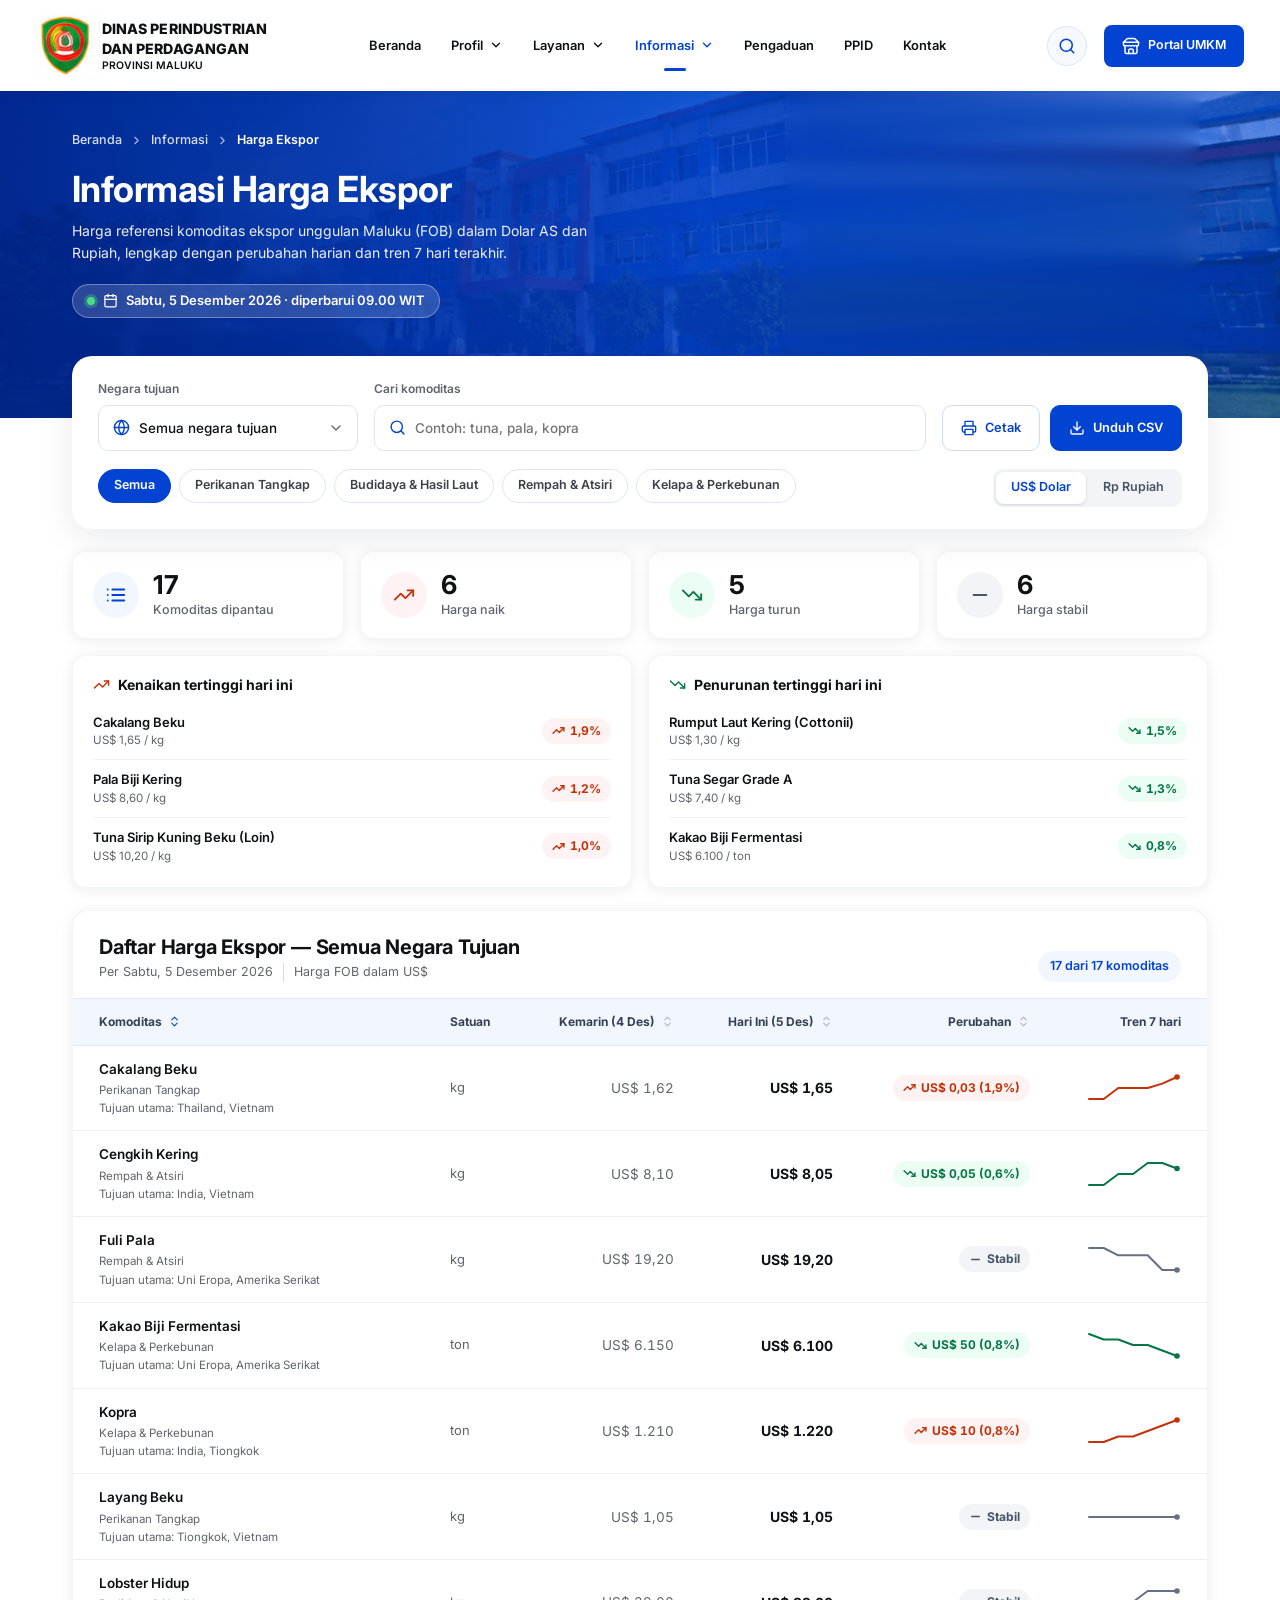
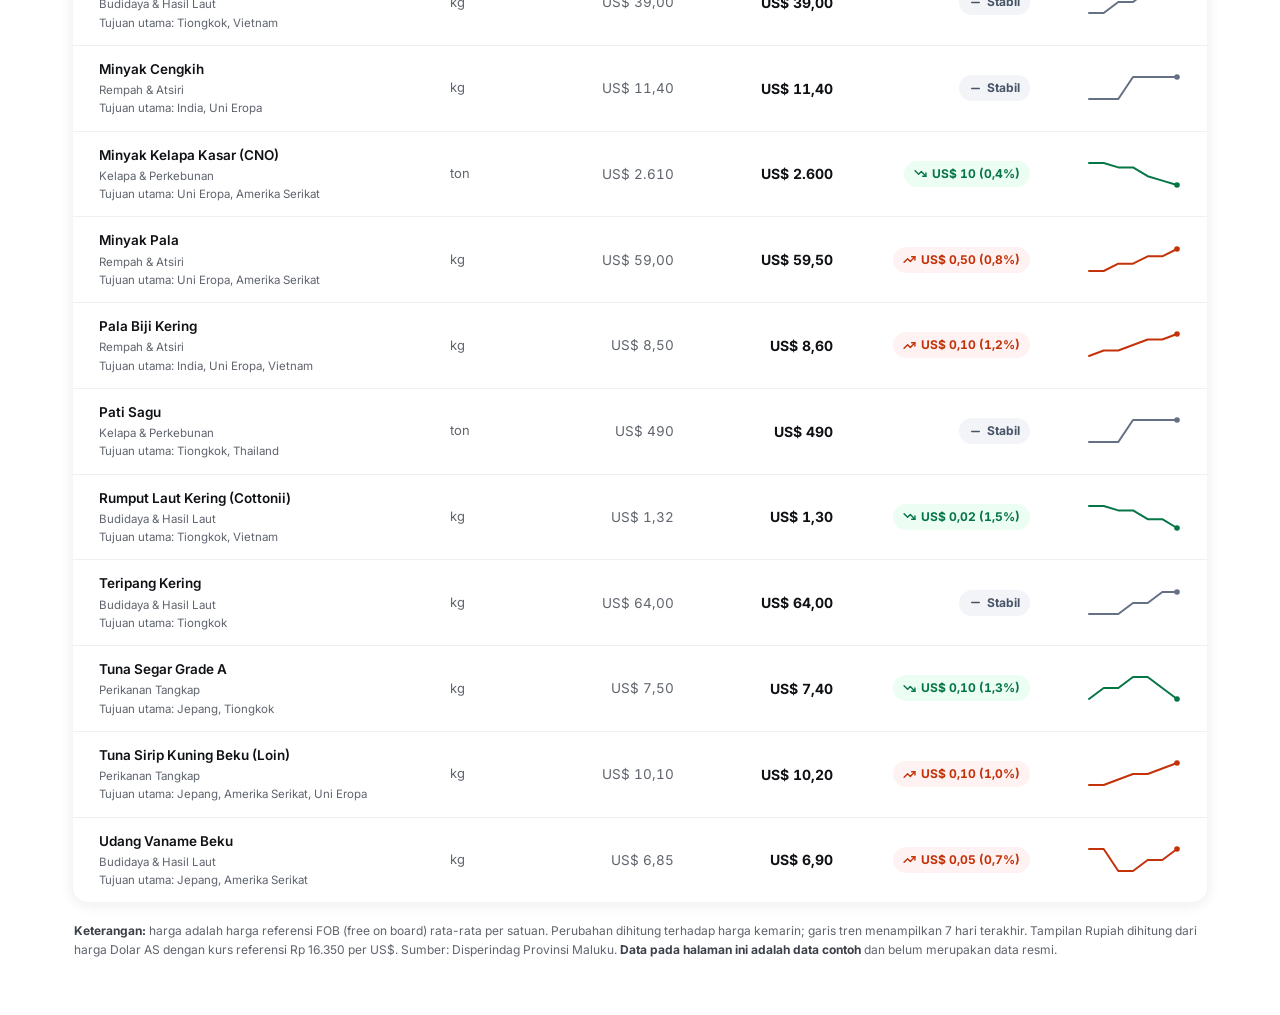
<file: harga-ekspor.html>
<!DOCTYPE html>
<html lang="id">
<head>
<meta charset="utf-8">
<meta name="viewport" content="width=device-width, initial-scale=1">
<title>Informasi Harga Ekspor — Disperindag Provinsi Maluku</title>
<meta name="description" content="Harga referensi komoditas ekspor unggulan Maluku (FOB) dalam USD dan Rupiah, lengkap dengan perubahan harian dan tren 7 hari.">
<link rel="preconnect" href="https://fonts.googleapis.com">
<link rel="preconnect" href="https://fonts.gstatic.com" crossorigin>
<link href="https://fonts.googleapis.com/css2?family=Inter:wght@400;500;600;700;800&display=swap" rel="stylesheet">
<link rel="stylesheet" href="assets/harga.css">
</head>
<body>

<!-- ikon (sprite) -->
<svg width="0" height="0" style="position:absolute" aria-hidden="true">
  <defs>
    <symbol id="i-search" viewBox="0 0 24 24"><circle cx="11" cy="11" r="8"/><path d="m21 21-4.3-4.3"/></symbol>
    <symbol id="i-chev" viewBox="0 0 24 24"><path d="m6 9 6 6 6-6"/></symbol>
    <symbol id="i-right" viewBox="0 0 24 24"><path d="m9 6 6 6-6 6"/></symbol>
    <symbol id="i-menu" viewBox="0 0 24 24"><path d="M4 7h16M4 12h16M4 17h16"/></symbol>
    <symbol id="i-store" viewBox="0 0 24 24"><path d="m2 7 4.41-4.41A2 2 0 0 1 7.83 2h8.34a2 2 0 0 1 1.42.59L22 7"/><path d="M4 12v8a2 2 0 0 0 2 2h12a2 2 0 0 0 2-2v-8"/><path d="M15 22v-4a2 2 0 0 0-2-2h-2a2 2 0 0 0-2 2v4"/><path d="M2 7h20"/><path d="M22 7v3a2 2 0 0 1-2 2 2.7 2.7 0 0 1-1.59-.63.7.7 0 0 0-.82 0A2.7 2.7 0 0 1 16 12a2.7 2.7 0 0 1-1.59-.63.7.7 0 0 0-.82 0A2.7 2.7 0 0 1 12 12a2.7 2.7 0 0 1-1.59-.63.7.7 0 0 0-.82 0A2.7 2.7 0 0 1 8 12a2.7 2.7 0 0 1-1.59-.63.7.7 0 0 0-.82 0A2.7 2.7 0 0 1 4 12a2 2 0 0 1-2-2V7"/></symbol>
    <symbol id="i-cal" viewBox="0 0 24 24"><rect x="3" y="4" width="18" height="18" rx="2"/><path d="M16 2v4M8 2v4M3 10h18"/></symbol>
    <symbol id="i-globe" viewBox="0 0 24 24"><circle cx="12" cy="12" r="10"/><path d="M12 2a14.5 14.5 0 0 0 0 20 14.5 14.5 0 0 0 0-20"/><path d="M2 12h20"/></symbol>
    <symbol id="i-up" viewBox="0 0 24 24"><path d="m22 7-8.5 8.5-5-5L2 17"/><path d="M16 7h6v6"/></symbol>
    <symbol id="i-down" viewBox="0 0 24 24"><path d="m22 17-8.5-8.5-5 5L2 7"/><path d="M16 17h6v-6"/></symbol>
    <symbol id="i-minus" viewBox="0 0 24 24"><path d="M5 12h14"/></symbol>
    <symbol id="i-list" viewBox="0 0 24 24"><path d="M8 6h13M8 12h13M8 18h13"/><path d="M3 6h.01M3 12h.01M3 18h.01"/></symbol>
    <symbol id="i-dl" viewBox="0 0 24 24"><path d="M21 15v4a2 2 0 0 1-2 2H5a2 2 0 0 1-2-2v-4"/><path d="m7 10 5 5 5-5"/><path d="M12 15V3"/></symbol>
    <symbol id="i-print" viewBox="0 0 24 24"><path d="M6 9V2h12v7"/><path d="M6 18H4a2 2 0 0 1-2-2v-5a2 2 0 0 1 2-2h16a2 2 0 0 1 2 2v5a2 2 0 0 1-2 2h-2"/><rect x="6" y="14" width="12" height="8"/></symbol>
    <symbol id="i-sort" viewBox="0 0 24 24"><path d="m7 15 5 5 5-5"/><path d="m7 9 5-5 5 5"/></symbol>
  </defs>
</svg>

<!-- ============ NAVBAR ============ -->
<header class="navbar">
  <div class="navbar__in">
    <a class="brand" href="index.html" aria-label="Dinas Perindustrian dan Perdagangan Provinsi Maluku">
      <img src="assets/logo.png" alt="Logo Provinsi Maluku">
      <span class="brand__text">
        <strong>Dinas Perindustrian<br>dan Perdagangan</strong>
        <span>Provinsi Maluku</span>
      </span>
    </a>

    <ul class="menu">
      <li><a href="index.html">Beranda</a></li>
      <li><a href="#">Profil <svg class="i"><use href="#i-chev"/></svg></a></li>
      <li><a href="#">Layanan <svg class="i"><use href="#i-chev"/></svg></a></li>
      <li><a class="active" href="informasi-harga.html">Informasi <svg class="i"><use href="#i-chev"/></svg></a></li>
      <li><a href="#">Pengaduan</a></li>
      <li><a href="#">PPID</a></li>
      <li><a href="#">Kontak</a></li>
    </ul>

    <div class="nav-actions">
      <button class="btn-search" aria-label="Cari"><svg class="i"><use href="#i-search"/></svg></button>
      <a class="btn-portal" href="#"><svg class="i"><use href="#i-store"/></svg><span>Portal UMKM</span></a>
      <button class="burger" aria-label="Menu"><svg class="i"><use href="#i-menu"/></svg></button>
    </div>
  </div>
</header>

<main>
<!-- ============ HEADER HALAMAN ============ -->
<section class="pagehead">
  <div class="pagehead__in">
    <nav class="crumb" aria-label="Breadcrumb">
      <a href="index.html">Beranda</a>
      <svg class="i"><use href="#i-right"/></svg>
      <span>Informasi</span>
      <svg class="i"><use href="#i-right"/></svg>
      <b>Harga Ekspor</b>
    </nav>
    <h1>Informasi Harga Ekspor</h1>
    <p>Harga referensi komoditas ekspor unggulan Maluku (FOB) dalam Dolar AS dan Rupiah, lengkap dengan perubahan harian dan tren 7 hari terakhir.</p>
    <div class="today">
      <span class="live" aria-hidden="true"></span>
      <svg class="i"><use href="#i-cal"/></svg>
      <span><span id="tgl">…</span> &middot; diperbarui <span id="upd">…</span></span>
    </div>
  </div>
</section>

<div class="wrap">
  <!-- ============ FILTER ============ -->
  <section class="toolbar" aria-label="Filter harga ekspor">
    <div class="toolbar__row">
      <div class="field">
        <label for="tujuan">Negara tujuan</label>
        <div class="control">
          <svg class="i"><use href="#i-globe"/></svg>
          <select id="tujuan"></select>
          <svg class="i chev"><use href="#i-chev"/></svg>
        </div>
      </div>
      <div class="field">
        <label for="cari">Cari komoditas</label>
        <div class="control">
          <svg class="i"><use href="#i-search"/></svg>
          <input id="cari" type="search" placeholder="Contoh: tuna, pala, kopra" autocomplete="off">
        </div>
      </div>
      <div class="actions">
        <button class="btn" id="print" type="button"><svg class="i"><use href="#i-print"/></svg>Cetak</button>
        <button class="btn btn--primary" id="csv" type="button"><svg class="i"><use href="#i-dl"/></svg>Unduh CSV</button>
      </div>
    </div>
    <div class="chips-row">
      <div class="chips" id="chips" role="group" aria-label="Kategori"></div>
      <div class="seg" id="seg" role="group" aria-label="Mata uang">
        <button type="button" data-c="USD" aria-pressed="true">US$ Dolar</button>
        <button type="button" data-c="IDR" aria-pressed="false">Rp Rupiah</button>
      </div>
    </div>
  </section>

  <!-- ============ RINGKASAN ============ -->
  <section class="stats" aria-label="Ringkasan hari ini">
    <div class="stat"><div class="stat__ic"><svg class="i"><use href="#i-list"/></svg></div><div><b id="s-total">0</b><span>Komoditas dipantau</span></div></div>
    <div class="stat stat--up"><div class="stat__ic"><svg class="i"><use href="#i-up"/></svg></div><div><b id="s-up">0</b><span>Harga naik</span></div></div>
    <div class="stat stat--down"><div class="stat__ic"><svg class="i"><use href="#i-down"/></svg></div><div><b id="s-down">0</b><span>Harga turun</span></div></div>
    <div class="stat stat--flat"><div class="stat__ic"><svg class="i"><use href="#i-minus"/></svg></div><div><b id="s-flat">0</b><span>Harga stabil</span></div></div>
  </section>

  <section class="movers" aria-label="Pergerakan harga terbesar">
    <div class="mover mover--up">
      <h2><svg class="i"><use href="#i-up"/></svg>Kenaikan tertinggi hari ini</h2>
      <ol id="m-up"></ol>
    </div>
    <div class="mover mover--down">
      <h2><svg class="i"><use href="#i-down"/></svg>Penurunan tertinggi hari ini</h2>
      <ol id="m-down"></ol>
    </div>
  </section>

  <!-- ============ TABEL ============ -->
  <section class="tablecard">
    <div class="tablecard__head">
      <div>
        <h2>Daftar Harga Ekspor — <span id="tujuan-title"></span></h2>
        <p>Per <span id="tgl-title">…</span><span class="kurs" id="kurs"></span></p>
      </div>
      <span class="count" id="count" aria-live="polite"></span>
    </div>

    <div class="tscroll" id="tscroll">
      <table>
        <thead>
          <tr>
            <th scope="col" class="sortable" data-key="n" aria-sort="ascending"><button class="th" type="button">Komoditas <svg class="i arr"><use href="#i-sort"/></svg></button></th>
            <th scope="col"><div class="th">Satuan</div></th>
            <th scope="col" class="sortable r" data-key="prev"><button class="th" type="button"><span id="th-prev">Kemarin</span> <svg class="i arr"><use href="#i-sort"/></svg></button></th>
            <th scope="col" class="sortable r" data-key="today"><button class="th" type="button"><span id="th-now">Hari Ini</span> <svg class="i arr"><use href="#i-sort"/></svg></button></th>
            <th scope="col" class="sortable r" data-key="p"><button class="th" type="button">Perubahan <svg class="i arr"><use href="#i-sort"/></svg></button></th>
            <th scope="col" class="r"><div class="th">Tren 7 hari</div></th>
          </tr>
        </thead>
        <tbody id="tbody"></tbody>
      </table>
    </div>

    <div class="nores" id="nores"><b>Komoditas tidak ditemukan</b>Coba kata kunci lain atau pilih kategori “Semua”.</div>
  </section>

  <p class="note">
    <b>Keterangan:</b> harga adalah harga referensi FOB (free on board) rata-rata per satuan. Perubahan dihitung terhadap harga kemarin; garis tren menampilkan 7 hari terakhir.
    Tampilan Rupiah dihitung dari harga Dolar AS dengan kurs referensi <span id="kurs-note"></span> per US$.
    Sumber: <span id="src"></span>. <b>Data pada halaman ini adalah data contoh</b> dan belum merupakan data resmi.
  </p>
</div>
<div class="page-end"></div>
</main>

<script src="assets/data-ekspor.js"></script>
<script src="assets/ekspor.js"></script>
</body>
</html>
</file>
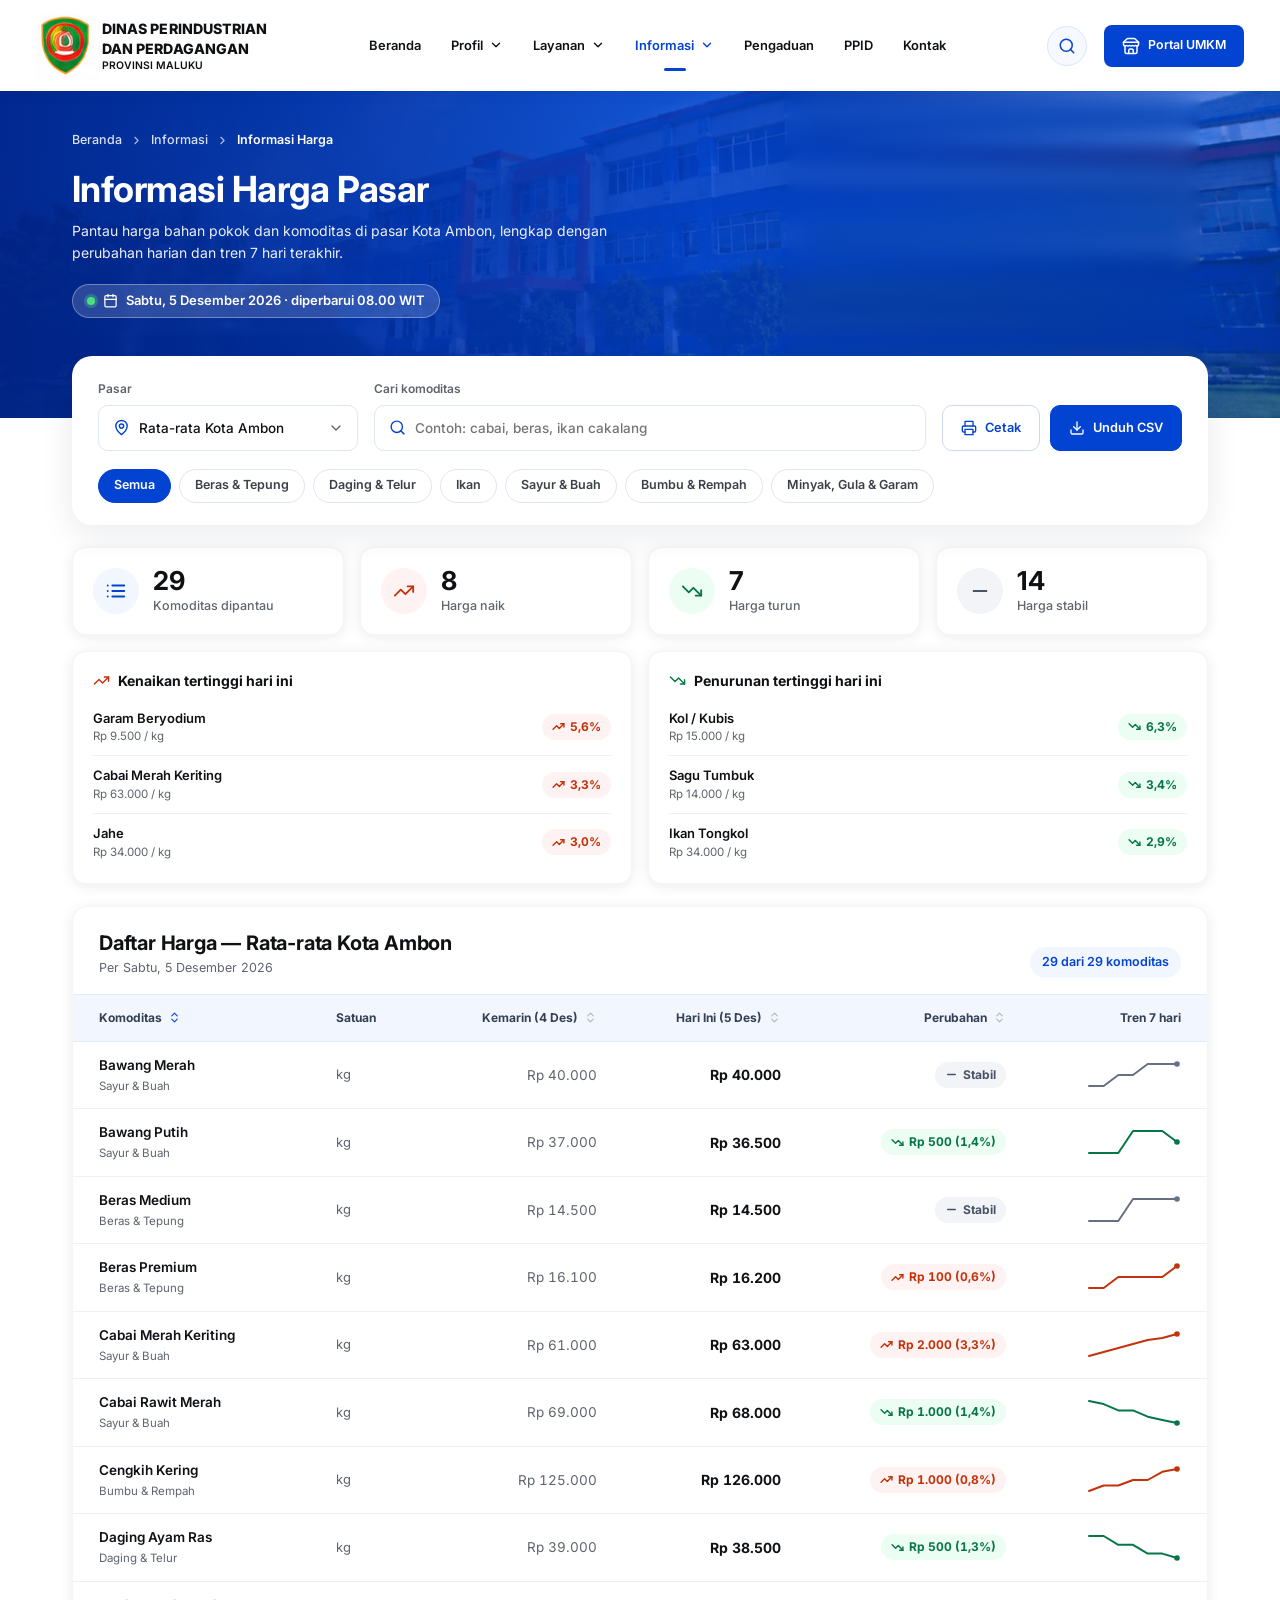
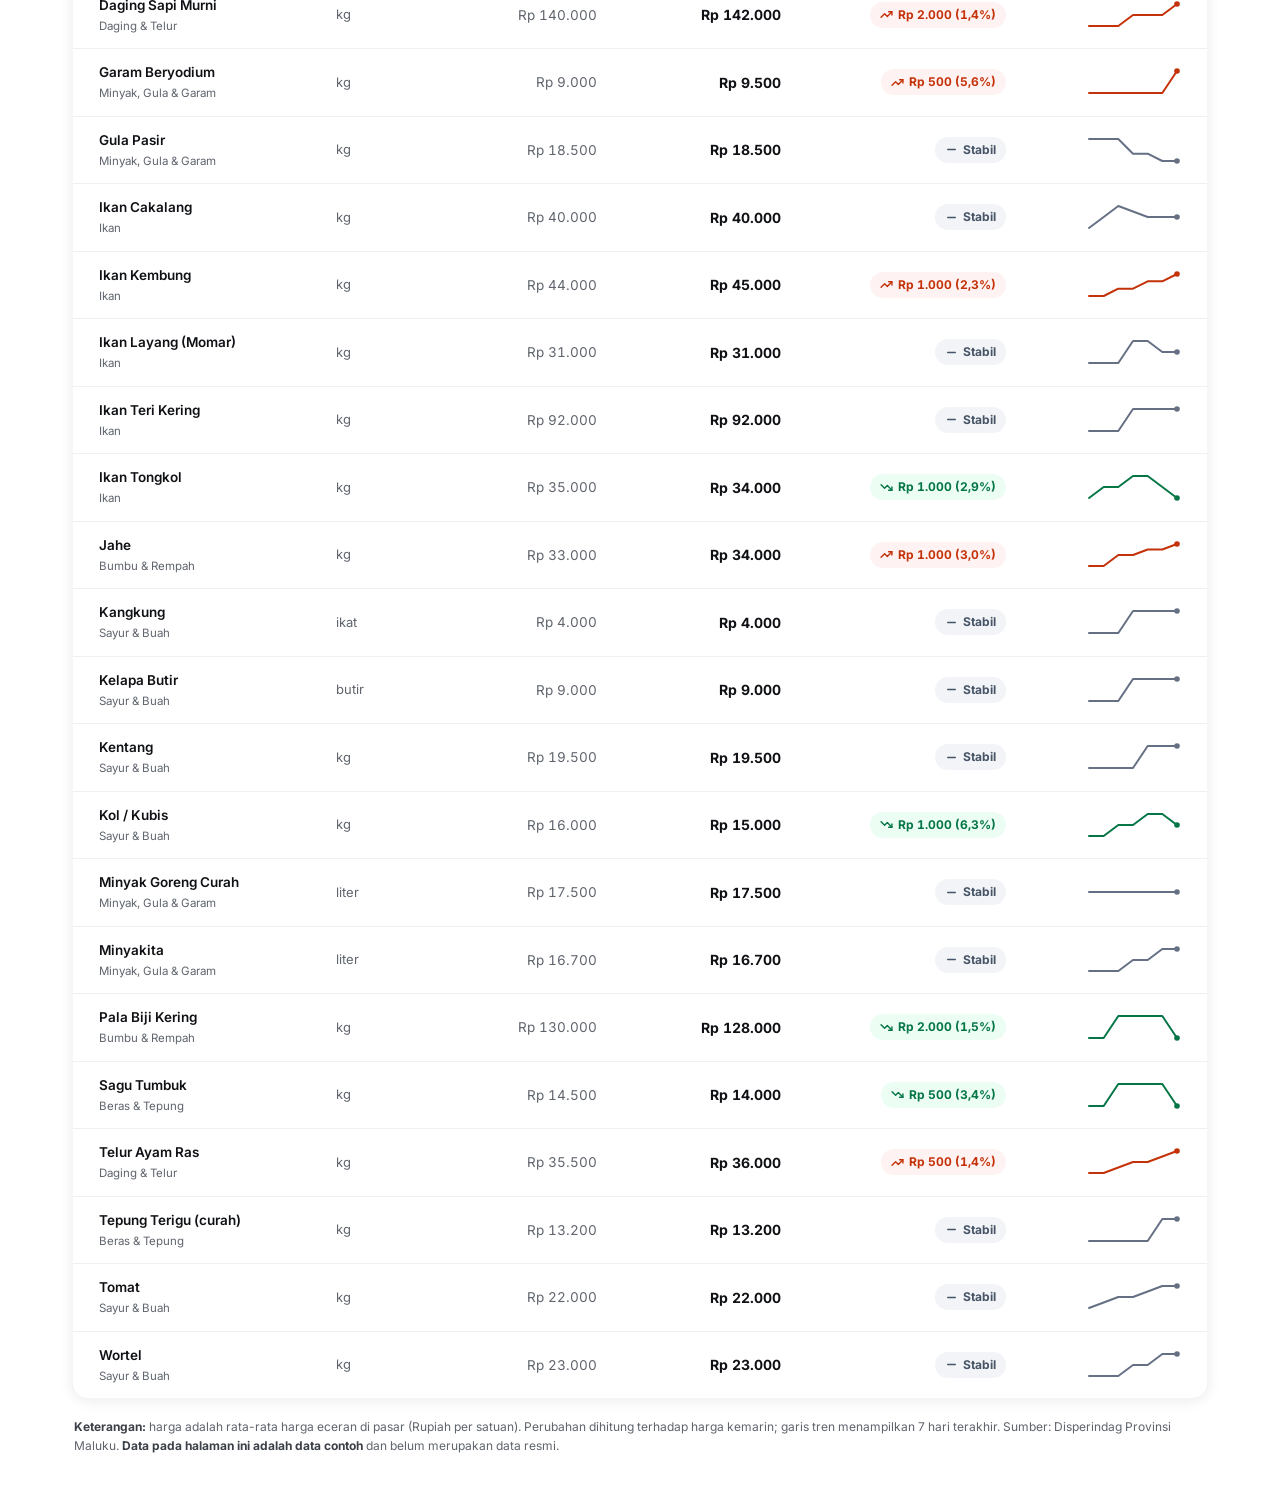
<file: informasi-harga.html>
<!DOCTYPE html>
<html lang="id">
<head>
<meta charset="utf-8">
<meta name="viewport" content="width=device-width, initial-scale=1">
<title>Informasi Harga Pasar — Disperindag Provinsi Maluku</title>
<meta name="description" content="Informasi harga bahan pokok dan komoditas di pasar Kota Ambon per hari ini, lengkap dengan perubahan harian dan tren 7 hari.">
<link rel="preconnect" href="https://fonts.googleapis.com">
<link rel="preconnect" href="https://fonts.gstatic.com" crossorigin>
<link href="https://fonts.googleapis.com/css2?family=Inter:wght@400;500;600;700;800&display=swap" rel="stylesheet">
<link rel="stylesheet" href="assets/harga.css">
</head>
<body>

<!-- ikon (sprite) -->
<svg width="0" height="0" style="position:absolute" aria-hidden="true">
  <defs>
    <symbol id="i-search" viewBox="0 0 24 24"><circle cx="11" cy="11" r="8"/><path d="m21 21-4.3-4.3"/></symbol>
    <symbol id="i-chev" viewBox="0 0 24 24"><path d="m6 9 6 6 6-6"/></symbol>
    <symbol id="i-right" viewBox="0 0 24 24"><path d="m9 6 6 6-6 6"/></symbol>
    <symbol id="i-menu" viewBox="0 0 24 24"><path d="M4 7h16M4 12h16M4 17h16"/></symbol>
    <symbol id="i-store" viewBox="0 0 24 24"><path d="m2 7 4.41-4.41A2 2 0 0 1 7.83 2h8.34a2 2 0 0 1 1.42.59L22 7"/><path d="M4 12v8a2 2 0 0 0 2 2h12a2 2 0 0 0 2-2v-8"/><path d="M15 22v-4a2 2 0 0 0-2-2h-2a2 2 0 0 0-2 2v4"/><path d="M2 7h20"/><path d="M22 7v3a2 2 0 0 1-2 2 2.7 2.7 0 0 1-1.59-.63.7.7 0 0 0-.82 0A2.7 2.7 0 0 1 16 12a2.7 2.7 0 0 1-1.59-.63.7.7 0 0 0-.82 0A2.7 2.7 0 0 1 12 12a2.7 2.7 0 0 1-1.59-.63.7.7 0 0 0-.82 0A2.7 2.7 0 0 1 8 12a2.7 2.7 0 0 1-1.59-.63.7.7 0 0 0-.82 0A2.7 2.7 0 0 1 4 12a2 2 0 0 1-2-2V7"/></symbol>
    <symbol id="i-cal" viewBox="0 0 24 24"><rect x="3" y="4" width="18" height="18" rx="2"/><path d="M16 2v4M8 2v4M3 10h18"/></symbol>
    <symbol id="i-pin" viewBox="0 0 24 24"><path d="M20 10c0 6-8 12-8 12s-8-6-8-12a8 8 0 0 1 16 0Z"/><circle cx="12" cy="10" r="3"/></symbol>
    <symbol id="i-up" viewBox="0 0 24 24"><path d="m22 7-8.5 8.5-5-5L2 17"/><path d="M16 7h6v6"/></symbol>
    <symbol id="i-down" viewBox="0 0 24 24"><path d="m22 17-8.5-8.5-5 5L2 7"/><path d="M16 17h6v-6"/></symbol>
    <symbol id="i-minus" viewBox="0 0 24 24"><path d="M5 12h14"/></symbol>
    <symbol id="i-list" viewBox="0 0 24 24"><path d="M8 6h13M8 12h13M8 18h13"/><path d="M3 6h.01M3 12h.01M3 18h.01"/></symbol>
    <symbol id="i-dl" viewBox="0 0 24 24"><path d="M21 15v4a2 2 0 0 1-2 2H5a2 2 0 0 1-2-2v-4"/><path d="m7 10 5 5 5-5"/><path d="M12 15V3"/></symbol>
    <symbol id="i-print" viewBox="0 0 24 24"><path d="M6 9V2h12v7"/><path d="M6 18H4a2 2 0 0 1-2-2v-5a2 2 0 0 1 2-2h16a2 2 0 0 1 2 2v5a2 2 0 0 1-2 2h-2"/><rect x="6" y="14" width="12" height="8"/></symbol>
    <symbol id="i-sort" viewBox="0 0 24 24"><path d="m7 15 5 5 5-5"/><path d="m7 9 5-5 5 5"/></symbol>
  </defs>
</svg>

<!-- ============ NAVBAR ============ -->
<header class="navbar">
  <div class="navbar__in">
    <a class="brand" href="index.html" aria-label="Dinas Perindustrian dan Perdagangan Provinsi Maluku">
      <img src="assets/logo.png" alt="Logo Provinsi Maluku">
      <span class="brand__text">
        <strong>Dinas Perindustrian<br>dan Perdagangan</strong>
        <span>Provinsi Maluku</span>
      </span>
    </a>

    <ul class="menu">
      <li><a href="index.html">Beranda</a></li>
      <li><a href="#">Profil <svg class="i"><use href="#i-chev"/></svg></a></li>
      <li><a href="#">Layanan <svg class="i"><use href="#i-chev"/></svg></a></li>
      <li><a class="active" href="informasi-harga.html">Informasi <svg class="i"><use href="#i-chev"/></svg></a></li>
      <li><a href="#">Pengaduan</a></li>
      <li><a href="#">PPID</a></li>
      <li><a href="#">Kontak</a></li>
    </ul>

    <div class="nav-actions">
      <button class="btn-search" aria-label="Cari"><svg class="i"><use href="#i-search"/></svg></button>
      <a class="btn-portal" href="#"><svg class="i"><use href="#i-store"/></svg><span>Portal UMKM</span></a>
      <button class="burger" aria-label="Menu"><svg class="i"><use href="#i-menu"/></svg></button>
    </div>
  </div>
</header>

<main>
<!-- ============ HEADER HALAMAN ============ -->
<section class="pagehead">
  <div class="pagehead__in">
    <nav class="crumb" aria-label="Breadcrumb">
      <a href="index.html">Beranda</a>
      <svg class="i"><use href="#i-right"/></svg>
      <span>Informasi</span>
      <svg class="i"><use href="#i-right"/></svg>
      <b>Informasi Harga</b>
    </nav>
    <h1>Informasi Harga Pasar</h1>
    <p>Pantau harga bahan pokok dan komoditas di pasar Kota Ambon, lengkap dengan perubahan harian dan tren 7 hari terakhir.</p>
    <div class="today">
      <span class="live" aria-hidden="true"></span>
      <svg class="i"><use href="#i-cal"/></svg>
      <span><span id="tgl">…</span> &middot; diperbarui <span id="upd">…</span></span>
    </div>
  </div>
</section>

<div class="wrap">
  <!-- ============ FILTER ============ -->
  <section class="toolbar" aria-label="Filter harga">
    <div class="toolbar__row">
      <div class="field">
        <label for="pasar">Pasar</label>
        <div class="control">
          <svg class="i"><use href="#i-pin"/></svg>
          <select id="pasar"></select>
          <svg class="i chev"><use href="#i-chev"/></svg>
        </div>
      </div>
      <div class="field">
        <label for="cari">Cari komoditas</label>
        <div class="control">
          <svg class="i"><use href="#i-search"/></svg>
          <input id="cari" type="search" placeholder="Contoh: cabai, beras, ikan cakalang" autocomplete="off">
        </div>
      </div>
      <div class="actions">
        <button class="btn" id="print" type="button"><svg class="i"><use href="#i-print"/></svg>Cetak</button>
        <button class="btn btn--primary" id="csv" type="button"><svg class="i"><use href="#i-dl"/></svg>Unduh CSV</button>
      </div>
    </div>
    <div class="chips" id="chips" role="group" aria-label="Kategori"></div>
  </section>

  <!-- ============ RINGKASAN ============ -->
  <section class="stats" aria-label="Ringkasan hari ini">
    <div class="stat"><div class="stat__ic"><svg class="i"><use href="#i-list"/></svg></div><div><b id="s-total">0</b><span>Komoditas dipantau</span></div></div>
    <div class="stat stat--up"><div class="stat__ic"><svg class="i"><use href="#i-up"/></svg></div><div><b id="s-up">0</b><span>Harga naik</span></div></div>
    <div class="stat stat--down"><div class="stat__ic"><svg class="i"><use href="#i-down"/></svg></div><div><b id="s-down">0</b><span>Harga turun</span></div></div>
    <div class="stat stat--flat"><div class="stat__ic"><svg class="i"><use href="#i-minus"/></svg></div><div><b id="s-flat">0</b><span>Harga stabil</span></div></div>
  </section>

  <section class="movers" aria-label="Pergerakan harga terbesar">
    <div class="mover mover--up">
      <h2><svg class="i"><use href="#i-up"/></svg>Kenaikan tertinggi hari ini</h2>
      <ol id="m-up"></ol>
    </div>
    <div class="mover mover--down">
      <h2><svg class="i"><use href="#i-down"/></svg>Penurunan tertinggi hari ini</h2>
      <ol id="m-down"></ol>
    </div>
  </section>

  <!-- ============ TABEL ============ -->
  <section class="tablecard">
    <div class="tablecard__head">
      <div>
        <h2>Daftar Harga — <span id="pasar-title"></span></h2>
        <p>Per <span id="tgl-title">…</span></p>
      </div>
      <span class="count" id="count" aria-live="polite"></span>
    </div>

    <div class="tscroll" id="tscroll">
      <table>
        <thead>
          <tr>
            <th scope="col" class="sortable" data-key="n" aria-sort="ascending"><button class="th" type="button">Komoditas <svg class="i arr"><use href="#i-sort"/></svg></button></th>
            <th scope="col"><div class="th">Satuan</div></th>
            <th scope="col" class="sortable r" data-key="prev"><button class="th" type="button"><span id="th-prev">Kemarin</span> <svg class="i arr"><use href="#i-sort"/></svg></button></th>
            <th scope="col" class="sortable r" data-key="today"><button class="th" type="button"><span id="th-now">Hari Ini</span> <svg class="i arr"><use href="#i-sort"/></svg></button></th>
            <th scope="col" class="sortable r" data-key="p"><button class="th" type="button">Perubahan <svg class="i arr"><use href="#i-sort"/></svg></button></th>
            <th scope="col" class="r"><div class="th">Tren 7 hari</div></th>
          </tr>
        </thead>
        <tbody id="tbody"></tbody>
      </table>
    </div>

    <div class="nores" id="nores"><b>Komoditas tidak ditemukan</b>Coba kata kunci lain atau pilih kategori “Semua”.</div>
  </section>

  <p class="note">
    <b>Keterangan:</b> harga adalah rata-rata harga eceran di pasar (Rupiah per satuan). Perubahan dihitung terhadap harga kemarin; garis tren menampilkan 7 hari terakhir.
    Sumber: <span id="src"></span>. <b>Data pada halaman ini adalah data contoh</b> dan belum merupakan data resmi.
  </p>
</div>
<div class="page-end"></div>
</main>

<script src="assets/data-harga.js"></script>
<script src="assets/harga.js"></script>
</body>
</html>
</file>
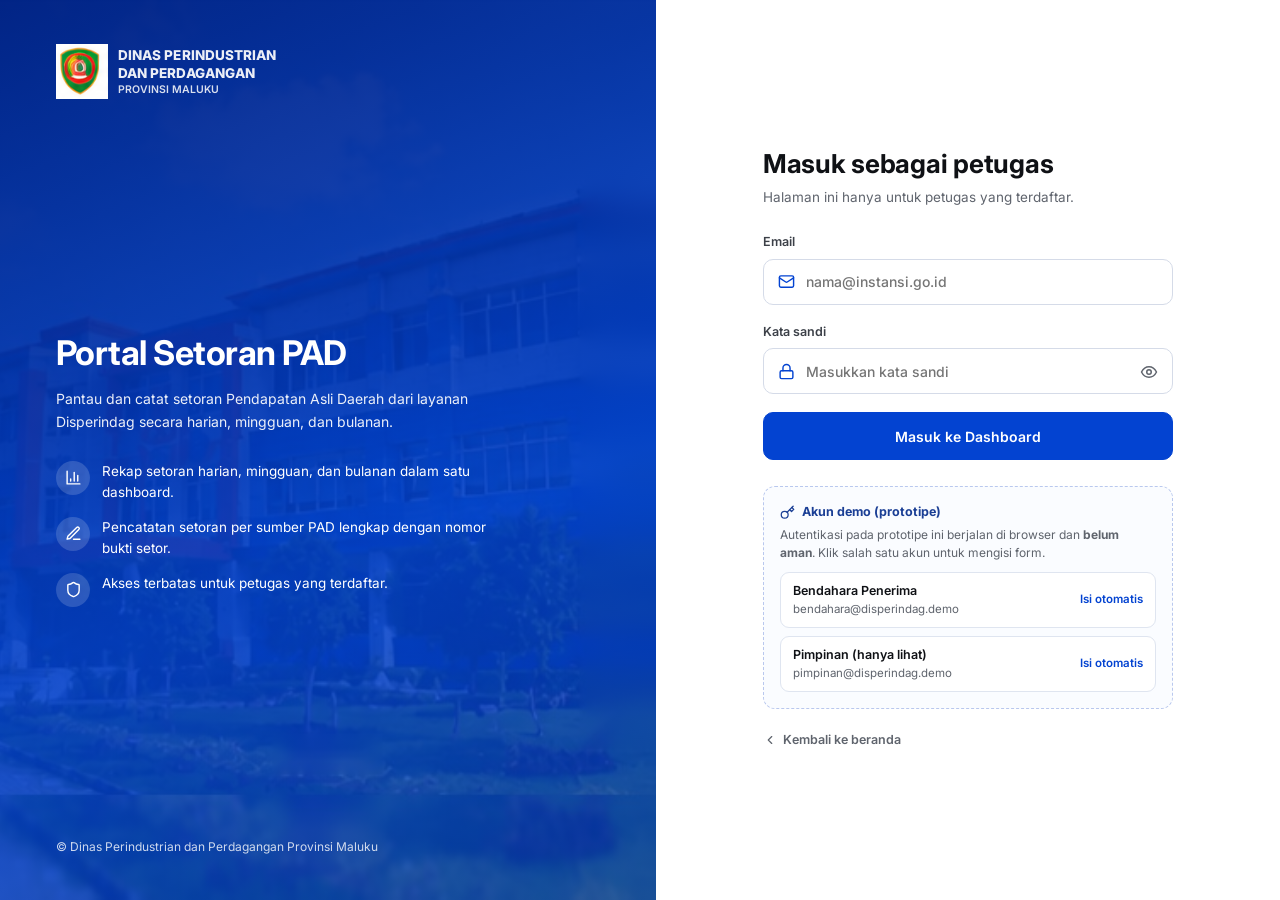
<file: login-pad.html>
<!DOCTYPE html>
<html lang="id">
<head>
<meta charset="utf-8">
<meta name="viewport" content="width=device-width, initial-scale=1">
<meta name="robots" content="noindex,nofollow">
<title>Masuk Petugas — Setoran PAD · Disperindag Maluku</title>
<link rel="preconnect" href="https://fonts.googleapis.com">
<link rel="preconnect" href="https://fonts.gstatic.com" crossorigin>
<link href="https://fonts.googleapis.com/css2?family=Inter:wght@400;500;600;700;800&display=swap" rel="stylesheet">
<link rel="stylesheet" href="assets/pad.css">
</head>
<body>

<svg width="0" height="0" style="position:absolute" aria-hidden="true">
  <defs>
    <symbol id="i-mail" viewBox="0 0 24 24"><rect x="2" y="4" width="20" height="16" rx="2"/><path d="m22 7-8.97 5.7a1.94 1.94 0 0 1-2.06 0L2 7"/></symbol>
    <symbol id="i-lock" viewBox="0 0 24 24"><rect x="3" y="11" width="18" height="11" rx="2"/><path d="M7 11V7a5 5 0 0 1 10 0v4"/></symbol>
    <symbol id="i-eye" viewBox="0 0 24 24"><path d="M2 12s3.5-7 10-7 10 7 10 7-3.5 7-10 7-10-7-10-7Z"/><circle cx="12" cy="12" r="3"/></symbol>
    <symbol id="i-eyeoff" viewBox="0 0 24 24"><path d="M9.88 9.88a3 3 0 1 0 4.24 4.24"/><path d="M10.73 5.08A10.43 10.43 0 0 1 12 5c7 0 10 7 10 7a13.16 13.16 0 0 1-1.67 2.68"/><path d="M6.61 6.61A13.53 13.53 0 0 0 2 12s3 7 10 7a9.74 9.74 0 0 0 5.39-1.61"/><path d="m2 2 20 20"/></symbol>
    <symbol id="i-alert" viewBox="0 0 24 24"><circle cx="12" cy="12" r="10"/><path d="M12 8v4"/><path d="M12 16h.01"/></symbol>
    <symbol id="i-info" viewBox="0 0 24 24"><circle cx="12" cy="12" r="10"/><path d="M12 16v-4"/><path d="M12 8h.01"/></symbol>
    <symbol id="i-left" viewBox="0 0 24 24"><path d="m15 18-6-6 6-6"/></symbol>
    <symbol id="i-chart" viewBox="0 0 24 24"><path d="M3 3v18h18"/><path d="M18 17V9"/><path d="M13 17V5"/><path d="M8 17v-3"/></symbol>
    <symbol id="i-edit" viewBox="0 0 24 24"><path d="M12 20h9"/><path d="M16.5 3.5a2.12 2.12 0 0 1 3 3L7 19l-4 1 1-4Z"/></symbol>
    <symbol id="i-shield" viewBox="0 0 24 24"><path d="M20 13c0 5-3.5 7.5-7.66 8.95a1 1 0 0 1-.67-.01C7.5 20.5 4 18 4 13V6a1 1 0 0 1 1-1c2 0 4.5-1.2 6.24-2.72a1.17 1.17 0 0 1 1.52 0C14.51 3.81 17 5 19 5a1 1 0 0 1 1 1Z"/></symbol>
    <symbol id="i-key" viewBox="0 0 24 24"><circle cx="7.5" cy="15.5" r="5.5"/><path d="m21 2-9.6 9.6"/><path d="m15.5 7.5 3 3L22 7l-3-3"/></symbol>
  </defs>
</svg>

<div class="login">
  <aside class="login__side">
    <a class="side-brand" href="index.html" aria-label="Kembali ke beranda">
      <img src="assets/logo.png" alt="Logo Provinsi Maluku">
      <span><strong>Dinas Perindustrian<br>dan Perdagangan</strong><span>Provinsi Maluku</span></span>
    </a>

    <div class="side-copy">
      <h1>Portal Setoran PAD</h1>
      <p>Pantau dan catat setoran Pendapatan Asli Daerah dari layanan Disperindag secara harian, mingguan, dan bulanan.</p>
      <ul class="side-list">
        <li><span class="ic"><svg class="i"><use href="#i-chart"/></svg></span><span>Rekap setoran harian, mingguan, dan bulanan dalam satu dashboard.</span></li>
        <li><span class="ic"><svg class="i"><use href="#i-edit"/></svg></span><span>Pencatatan setoran per sumber PAD lengkap dengan nomor bukti setor.</span></li>
        <li><span class="ic"><svg class="i"><use href="#i-shield"/></svg></span><span>Akses terbatas untuk petugas yang terdaftar.</span></li>
      </ul>
    </div>

    <p class="side-foot">&copy; Dinas Perindustrian dan Perdagangan Provinsi Maluku</p>
  </aside>

  <main class="login__main">
    <div class="login__card">
      <h2>Masuk sebagai petugas</h2>
      <p class="sub">Halaman ini hanya untuk petugas yang terdaftar.</p>

      <form id="form" novalidate>
        <div id="alert" class="alert" role="alert" aria-live="assertive"><svg class="i"><use href="#i-alert"/></svg><span id="alert-txt"></span></div>

        <div class="field">
          <label for="email">Email</label>
          <div class="control" id="c-email">
            <svg class="i"><use href="#i-mail"/></svg>
            <input id="email" name="email" type="email" autocomplete="username" placeholder="nama@instansi.go.id" required>
          </div>
        </div>

        <div class="field">
          <label for="pw">Kata sandi</label>
          <div class="control" id="c-pw">
            <svg class="i"><use href="#i-lock"/></svg>
            <input id="pw" name="password" type="password" autocomplete="current-password" placeholder="Masukkan kata sandi" required>
            <button class="toggle" id="toggle" type="button" aria-label="Tampilkan kata sandi"><svg class="i"><use href="#i-eye"/></svg></button>
          </div>
        </div>

        <button class="btn btn--primary btn--block" type="submit" id="submit">Masuk ke Dashboard</button>
      </form>

      <section class="demo" aria-label="Akun demo">
        <h3><svg class="i"><use href="#i-key"/></svg>Akun demo (prototipe)</h3>
        <p>Autentikasi pada prototipe ini berjalan di browser dan <b>belum aman</b>. Klik salah satu akun untuk mengisi form.</p>
        <ul id="demo"></ul>
      </section>

      <a class="back" href="index.html"><svg class="i"><use href="#i-left"/></svg>Kembali ke beranda</a>
    </div>
  </main>
</div>

<script src="assets/pad-auth.js"></script>
<script>
(function () {
  "use strict";
  var $ = function (id) { return document.getElementById(id); };
  var DASH = "dashboard-pad.html";

  // sudah login -> langsung ke dashboard
  if (PadAuth.current()) { location.replace(DASH); return; }

  function showAlert(msg, kind) {
    var a = $("alert");
    a.className = "alert show " + (kind === "info" ? "alert--info" : "alert--err");
    a.querySelector("use").setAttribute("href", kind === "info" ? "#i-info" : "#i-alert");
    $("alert-txt").textContent = msg;
  }
  function clearAlert() { $("alert").className = "alert"; }

  // pesan dari halaman lain
  var q = new URLSearchParams(location.search);
  if (q.get("need")) showAlert("Silakan masuk untuk mengakses dashboard PAD.", "info");
  if (q.get("out"))  showAlert("Anda telah keluar.", "info");

  // akun demo
  var ul = $("demo");
  PadAuth.demoUsers.forEach(function (u) {
    var li = document.createElement("li");
    var b = document.createElement("button");
    b.type = "button";
    var d = document.createElement("div");
    var t = document.createElement("b"); t.textContent = u.peran;
    var s = document.createElement("span"); s.textContent = u.email;
    d.appendChild(t); d.appendChild(s);
    var em = document.createElement("em"); em.textContent = "Isi otomatis";
    b.appendChild(d); b.appendChild(em);
    b.addEventListener("click", function () {
      $("email").value = u.email; $("pw").value = u.password;
      $("c-email").classList.remove("invalid"); $("c-pw").classList.remove("invalid");
      clearAlert(); $("submit").focus();
    });
    li.appendChild(b); ul.appendChild(li);
  });

  // tampilkan/sembunyikan sandi
  $("toggle").addEventListener("click", function () {
    var show = $("pw").type === "password";
    $("pw").type = show ? "text" : "password";
    this.setAttribute("aria-label", show ? "Sembunyikan kata sandi" : "Tampilkan kata sandi");
    this.querySelector("use").setAttribute("href", show ? "#i-eyeoff" : "#i-eye");
  });

  $("form").addEventListener("submit", function (e) {
    e.preventDefault();
    clearAlert();
    var email = $("email").value.trim(), pw = $("pw").value;
    $("c-email").classList.toggle("invalid", !email);
    $("c-pw").classList.toggle("invalid", !pw);
    if (!email || !pw) { showAlert("Email dan kata sandi wajib diisi."); (!email ? $("email") : $("pw")).focus(); return; }

    var res = PadAuth.login(email, pw);
    if (res.ok) { location.href = DASH; return; }
    if (res.err === "storage") { showAlert("Browser memblokir penyimpanan sesi. Aktifkan penyimpanan situs lalu coba lagi."); return; }
    $("c-email").classList.add("invalid"); $("c-pw").classList.add("invalid");
    showAlert("Email atau kata sandi salah.");
    $("pw").select();
  });
})();
</script>
</body>
</html>
</file>
<file: assets/pad.css>
:root{
  --blue:#0343d1;
  --blue-dark:#003abf;
  --blue-soft:#f2f6ff;
  --ink:#0f1115;
  --muted:#5f646d;
  --line:#eef0f3;
  --container:1176px;

  /* grafik: satu seri, periode berjalan disorot, periode lain meredup */
  --series:#2a78d6;
  --series-dim:#86b6ef;
  --series-hover:#256abf;
  --track:#cde2fb;
  --grid:#e1e0d9;
  --axis:#c3c2b7;
  --tick:#6b6a65;

  /* status (selalu disertai ikon + teks) */
  --good:#006300;  --good-bg:#ecfdf3;
  --bad:#b42318;   --bad-bg:#fef3f2;
  --warn:#93370d;  --warn-bg:#fffaeb;
}
*{box-sizing:border-box;margin:0;padding:0}
html{scroll-behavior:smooth}
html.guard body{visibility:hidden}
[hidden]{display:none!important}
body{
  font-family:Inter,system-ui,-apple-system,"Segoe UI",Roboto,Arial,sans-serif;
  color:var(--ink);background:#f6f8fc;-webkit-font-smoothing:antialiased;line-height:1.5;
}
a{color:inherit;text-decoration:none}
img{display:block;max-width:100%}
button,input,select,textarea{font:inherit;color:inherit}
svg.i{width:1em;height:1em;fill:none;stroke:currentColor;stroke-width:2;stroke-linecap:round;stroke-linejoin:round;flex:none}
:focus-visible{outline:2px solid var(--blue);outline-offset:2px}
.sr{position:absolute;width:1px;height:1px;overflow:hidden;clip:rect(0 0 0 0);white-space:nowrap}

/* ---------- tombol & form ---------- */
.btn{
  display:inline-flex;align-items:center;justify-content:center;gap:8px;height:44px;padding:0 18px;border-radius:10px;
  font-size:13px;font-weight:600;border:1.5px solid #cfd9f3;background:#fff;color:var(--blue);cursor:pointer;white-space:nowrap;transition:.2s;
}
.btn:hover{background:var(--blue-soft)}
.btn--primary{background:var(--blue);border-color:var(--blue);color:#fff}
.btn--primary:hover{background:var(--blue-dark)}
.btn--block{width:100%;height:48px;font-size:14px}
.btn .i{font-size:16px}
.btn[disabled]{opacity:.6;cursor:not-allowed}
.field label{display:block;margin-bottom:7px;font-size:12.5px;font-weight:600;color:#3c4048}
.field .hint{margin-top:6px;font-size:12px;color:var(--muted)}
.field .err{margin-top:6px;font-size:12px;color:var(--bad);font-weight:500}
.control{
  position:relative;display:flex;align-items:center;height:46px;border:1px solid #d5dbe8;border-radius:10px;background:#fff;
  transition:border-color .2s,box-shadow .2s;
}
.control:focus-within{border-color:var(--blue);box-shadow:0 0 0 3px rgba(3,67,209,.12)}
.control.invalid{border-color:var(--bad)}
.control > .i{position:absolute;left:14px;font-size:17px;color:var(--blue);pointer-events:none}
.control input,.control select{
  width:100%;height:100%;border:0;background:transparent;outline:0;padding:0 14px 0 42px;font-size:14px;font-weight:500;border-radius:10px;
  appearance:none;-webkit-appearance:none;
}
.control select{cursor:pointer;padding-right:36px}
.control .chev{left:auto;right:13px;color:var(--muted)}
.control .prefix{position:absolute;left:14px;font-size:14px;font-weight:600;color:var(--muted)}
.control.rp input{padding-left:42px}
.control .toggle{
  position:absolute;right:6px;top:6px;width:34px;height:34px;border:0;border-radius:8px;background:transparent;color:var(--muted);
  display:grid;place-items:center;cursor:pointer;font-size:18px;
}
.control .toggle:hover{background:var(--blue-soft);color:var(--blue)}
textarea.plain{
  width:100%;min-height:64px;resize:vertical;border:1px solid #d5dbe8;border-radius:10px;padding:11px 14px;font-size:14px;outline:0;
}
textarea.plain:focus{border-color:var(--blue);box-shadow:0 0 0 3px rgba(3,67,209,.12)}

/* =================== LOGIN =================== */
.login{min-height:100vh;display:grid;grid-template-columns:minmax(0,1.05fr) minmax(0,1fr);background:#fff}
.login__side{
  position:relative;color:#fff;padding:44px 56px;display:flex;flex-direction:column;justify-content:space-between;overflow:hidden;
  background:#0b3fb8 url("hero-gedung.jpg") center/cover no-repeat;
}
.login__side::before{content:"";position:absolute;inset:0;background:linear-gradient(160deg,rgba(0,32,130,.94) 0%,rgba(3,67,209,.86) 60%,rgba(3,67,209,.7) 100%)}
.login__side > *{position:relative}
.side-brand{display:flex;align-items:center;gap:10px}
.side-brand img{width:52px;height:55px}
.side-brand strong{display:block;font-size:13.5px;line-height:18px;font-weight:800;text-transform:uppercase;letter-spacing:.005em}
.side-brand span{display:block;font-size:10.5px;font-weight:600;text-transform:uppercase;opacity:.92}
.side-copy h1{font-size:34px;line-height:44px;font-weight:700;letter-spacing:-.015em;max-width:440px}
.side-copy p{margin-top:12px;font-size:14px;line-height:23px;max-width:430px;color:rgba(255,255,255,.92)}
.side-list{margin-top:28px;display:grid;gap:14px;list-style:none;max-width:430px}
.side-list li{display:flex;gap:12px;align-items:flex-start;font-size:13.5px;line-height:21px}
.side-list .ic{width:34px;height:34px;border-radius:50%;background:rgba(255,255,255,.16);display:grid;place-items:center;font-size:17px;flex:none}
.side-foot{font-size:12px;color:rgba(255,255,255,.8)}
.login__main{display:grid;place-items:center;padding:40px 28px}
.login__card{width:100%;max-width:410px}
.login__card h2{font-size:26px;line-height:34px;font-weight:700;letter-spacing:-.01em}
.login__card .sub{margin-top:6px;font-size:13.5px;color:var(--muted)}
.login__card form{margin-top:26px;display:grid;gap:18px}
.alert{
  display:none;align-items:flex-start;gap:9px;padding:11px 14px;border-radius:10px;font-size:13px;line-height:19px;font-weight:500;
}
.alert.show{display:flex}
.alert .i{font-size:17px;margin-top:1px}
.alert--err{background:var(--bad-bg);color:var(--bad)}
.alert--info{background:var(--blue-soft);color:#1b3f95}
.demo{margin-top:26px;padding:16px;border:1px dashed #b9c8ee;border-radius:12px;background:#fafcff}
.demo h3{font-size:12.5px;font-weight:700;color:#1b3f95;display:flex;align-items:center;gap:7px}
.demo h3 .i{font-size:15px}
.demo p{margin-top:4px;font-size:12px;line-height:18px;color:var(--muted)}
.demo ul{list-style:none;margin-top:10px;display:grid;gap:8px}
.demo li button{
  width:100%;display:flex;justify-content:space-between;align-items:center;gap:10px;padding:9px 12px;border:1px solid #dfe5f0;border-radius:9px;
  background:#fff;cursor:pointer;text-align:left;font-size:12.5px;transition:.2s;
}
.demo li button:hover{border-color:var(--blue);background:var(--blue-soft)}
.demo li b{display:block;font-weight:600}
.demo li span{display:block;font-size:11.5px;color:var(--muted)}
.demo li em{font-style:normal;font-size:11.5px;font-weight:600;color:var(--blue)}
.back{display:inline-flex;align-items:center;gap:6px;margin-top:22px;font-size:12.5px;font-weight:600;color:var(--muted)}
.back:hover{color:var(--blue)}
.back .i{font-size:14px}

/* =================== DASHBOARD =================== */
.topbar{position:sticky;top:0;z-index:50;height:72px;background:#fff;box-shadow:0 1px 0 rgba(15,23,42,.06),0 4px 14px rgba(15,23,42,.04)}
.topbar__in{height:100%;max-width:1440px;margin:0 auto;padding:0 36px;display:flex;align-items:center;gap:16px}
.brand{display:flex;align-items:center;gap:8px;flex:none}
.brand img{width:46px;height:49px}
.brand__text strong{display:block;font-size:13px;line-height:17px;font-weight:800;text-transform:uppercase}
.brand__text span{display:block;font-size:10.5px;font-weight:600;color:var(--muted);text-transform:uppercase}
.topbar .sp{flex:1}
.who{display:flex;align-items:center;gap:10px;padding:5px 12px 5px 5px;border-radius:999px;background:var(--blue-soft);border:1px solid #dbe5fb}
.who__av{width:34px;height:34px;border-radius:50%;background:var(--blue);color:#fff;display:grid;place-items:center;font-size:12.5px;font-weight:700}
.who div b{display:block;font-size:12.5px;line-height:16px;font-weight:600}
.who div span{display:block;font-size:11px;line-height:14px;color:var(--muted)}
.btn--sm{height:38px;padding:0 14px;font-size:12.5px}

.wrap{max-width:var(--container);margin:0 auto;padding:28px 20px 56px}
.pagehead{display:flex;align-items:flex-end;justify-content:space-between;gap:16px;flex-wrap:wrap}
.pagehead h1{font-size:26px;line-height:34px;font-weight:700;letter-spacing:-.015em}
.pagehead p{margin-top:2px;font-size:13px;color:var(--muted);display:flex;align-items:center;gap:6px}
.pagehead p .i{font-size:15px}
.pagehead__act{display:flex;align-items:center;gap:10px}
.chip-ro{display:inline-flex;align-items:center;gap:6px;height:34px;padding:0 12px;border-radius:999px;background:#f2f4f7;color:#475467;font-size:12px;font-weight:600}
.chip-ro .i{font-size:14px}

.card{background:#fff;border-radius:16px;box-shadow:0 2px 14px rgba(15,23,42,.07);border:1px solid rgba(15,23,42,.04)}

/* tile periode (juga berfungsi sebagai filter) */
.tiles{display:grid;grid-template-columns:repeat(3,1fr);gap:16px;margin-top:22px}
.tile{
  position:relative;display:flex;flex-direction:column;justify-content:flex-start;text-align:left;padding:20px 22px 18px;border-radius:16px;background:#fff;cursor:pointer;
  border:1.5px solid rgba(15,23,42,.05);box-shadow:0 2px 14px rgba(15,23,42,.07);transition:border-color .2s,box-shadow .2s,transform .2s;
}
.tile:hover{transform:translateY(-2px)}
.tile[aria-pressed="true"]{border-color:var(--blue);box-shadow:0 0 0 3px rgba(3,67,209,.12),0 6px 22px rgba(15,23,42,.08)}
.tile__top{display:flex;align-items:center;justify-content:space-between;gap:8px}
.tile__lbl{font-size:13px;font-weight:600;color:#3c4048}
.tile__sel{font-size:11px;font-weight:700;color:var(--blue);background:var(--blue-soft);padding:3px 9px;border-radius:999px;opacity:0;transition:opacity .2s}
.tile[aria-pressed="true"] .tile__sel{opacity:1}
.tile__val{margin-top:8px;font-size:28px;line-height:36px;font-weight:700;letter-spacing:-.02em}
.tile__meta{margin-top:2px;font-size:12px;color:var(--muted)}
.tile__foot{margin-top:14px;display:flex;align-items:center;gap:8px;flex-wrap:wrap;font-size:12px;color:var(--muted)}
.delta{display:inline-flex;align-items:center;gap:5px;height:24px;padding:0 9px;border-radius:999px;font-size:12px;font-weight:700;white-space:nowrap}
.delta .i{font-size:13px;stroke-width:2.6}
.delta.up{color:var(--good);background:var(--good-bg)}
.delta.down{color:var(--bad);background:var(--bad-bg)}
.delta.flat{color:#475467;background:#f2f4f7}
.meter{margin-top:12px}
.meter__bar{height:8px;border-radius:999px;background:var(--track);overflow:hidden}
.meter__bar i{display:block;height:100%;border-radius:999px;background:var(--series)}
.meter__txt{margin-top:6px;font-size:12px;color:var(--muted);display:flex;justify-content:space-between;gap:8px}

.year{margin-top:16px;padding:16px 22px;display:grid;grid-template-columns:auto 1fr;gap:6px 28px;align-items:center}
.year h2{font-size:13px;font-weight:600;color:#3c4048}
.year b{display:block;margin-top:2px;font-size:20px;line-height:26px;font-weight:700;letter-spacing:-.015em}
.year .meter{margin:0}

.grid2{display:grid;grid-template-columns:minmax(0,1.9fr) minmax(0,1fr);gap:16px;margin-top:16px}
.panel{padding:22px 24px 20px}
.panel__head{display:flex;align-items:flex-start;justify-content:space-between;gap:12px}
.panel__head h2{font-size:16px;line-height:24px;font-weight:700;letter-spacing:-.005em}
.panel__head p{margin-top:2px;font-size:12.5px;line-height:19px;color:var(--muted)}
.seg{display:inline-flex;padding:3px;border-radius:10px;background:#f2f4f7;gap:2px;flex:none}
.seg button{height:30px;padding:0 13px;border:0;border-radius:8px;background:transparent;font-size:12px;font-weight:600;color:#475467;cursor:pointer;transition:.2s}
.seg button[aria-pressed="true"]{background:#fff;color:var(--blue);box-shadow:0 1px 3px rgba(15,23,42,.14)}

/* grafik */
.chart{position:relative;margin-top:14px}
.chart svg{display:block;width:100%;height:auto;overflow:visible}
.chart .gl{stroke:var(--grid);stroke-width:1}
.chart .ax{stroke:var(--axis);stroke-width:1}
.chart text{font-family:inherit;font-size:11px;fill:var(--tick)}
.chart .bar{fill:var(--series-dim);transition:fill .15s}
.chart .bar.cur{fill:var(--series)}
.chart .bar.hv{fill:var(--series-hover)}
.chart .hit{fill:transparent;cursor:pointer;outline:none}
.chart .hit:focus-visible{stroke:var(--blue);stroke-width:2;rx:4}
.chart-key{display:flex;gap:16px;flex-wrap:wrap;margin-top:6px;font-size:11.5px;color:var(--muted)}
.chart-key span{display:inline-flex;align-items:center;gap:6px}
.chart-key i{display:inline-block;width:12px;height:8px;border-radius:2px}
.tip{
  position:absolute;z-index:5;pointer-events:none;min-width:150px;padding:9px 12px;border-radius:10px;background:#fff;
  box-shadow:0 8px 24px rgba(15,23,42,.16);border:1px solid rgba(15,23,42,.08);opacity:0;transform:translateY(4px);transition:opacity .12s,transform .12s;
}
.tip.show{opacity:1;transform:none}
.tip b{display:block;font-size:15px;line-height:20px;font-weight:700}
.tip span{display:block;font-size:11.5px;line-height:17px;color:var(--muted)}
.tip span.t{margin-top:3px;color:#3c4048;font-weight:600}

/* tabel */
.tscroll{overflow-x:auto}
table{width:100%;border-collapse:collapse}
thead th{
  background:var(--blue-soft);text-align:left;font-size:12px;font-weight:700;color:#344054;padding:0 14px;height:42px;white-space:nowrap;
  border-top:1px solid #e3eafb;border-bottom:1px solid #e3eafb;
}
tbody td{padding:12px 14px;border-bottom:1px solid var(--line);font-size:13px;vertical-align:middle}
tbody tr:last-child td{border-bottom:0}
tbody tr:hover{background:#fafcff}
th.r,td.r{text-align:right;font-variant-numeric:tabular-nums}
td .sub{display:block;font-size:11.5px;color:var(--muted)}
td.amt{font-weight:700}
td.muted{color:var(--muted)}
.status{display:inline-flex;align-items:center;gap:5px;height:24px;padding:0 9px;border-radius:999px;font-size:11.5px;font-weight:700;white-space:nowrap}
.status .i{font-size:13px;stroke-width:2.6}
.status.ok{color:var(--good);background:var(--good-bg)}
.status.wait{color:var(--warn);background:var(--warn-bg)}
.tfoot{display:flex;align-items:center;justify-content:space-between;gap:12px;margin-top:14px;font-size:12.5px;color:var(--muted)}
.chart-table{margin-top:14px;max-height:340px;overflow:auto;border-radius:10px;border:1px solid var(--line)}
.chart-table thead th{position:sticky;top:0}
.empty{padding:36px 16px;text-align:center;color:var(--muted);font-size:13.5px}

/* rincian per sumber */
.hb-list{list-style:none;margin-top:12px;display:grid;gap:16px}
.hb__top{display:flex;justify-content:space-between;gap:8px;font-size:12.5px}
.hb__top b{font-weight:600}
.hb__top span{color:var(--muted);font-variant-numeric:tabular-nums}
.hb__row{display:flex;align-items:center;gap:8px;margin-top:6px;border-left:1px solid var(--axis)}
.hb__row i{display:block;height:10px;width:calc((100% - 118px) * var(--p));min-width:0;border-radius:0 4px 4px 0;background:var(--series)}
.hb__row em{font-style:normal;font-size:12px;font-weight:600;font-variant-numeric:tabular-nums;white-space:nowrap}
.total-line{margin-top:18px;padding-top:14px;border-top:1px solid var(--line);display:flex;justify-content:space-between;gap:8px;font-size:13px}
.total-line b{font-variant-numeric:tabular-nums}

.tablecard{margin-top:16px;padding:22px 0 18px}
.tablecard .panel__head{padding:0 24px}
.tablecard .tscroll{margin-top:14px}
.tablecard th:first-child,.tablecard td:first-child{padding-left:24px}
.tablecard th:last-child,.tablecard td:last-child{padding-right:24px}
.tablecard .tfoot{padding:0 24px}
.note{margin-top:18px;font-size:12px;line-height:19px;color:var(--muted)}
.note b{color:#3c4048}

/* dialog + toast */
dialog{border:0;border-radius:18px;padding:0;width:calc(100% - 32px);max-width:480px;box-shadow:0 24px 60px rgba(15,23,42,.28);color:var(--ink)}
dialog::backdrop{background:rgba(15,23,42,.45)}
.dlg__head{display:flex;align-items:center;justify-content:space-between;padding:20px 24px 4px}
.dlg__head h2{font-size:18px;font-weight:700}
.dlg__x{width:34px;height:34px;border:0;border-radius:8px;background:transparent;cursor:pointer;display:grid;place-items:center;font-size:18px;color:var(--muted)}
.dlg__x:hover{background:#f2f4f7}
dialog form{padding:8px 24px 22px;display:grid;gap:15px}
dialog .row2{display:grid;grid-template-columns:1fr 1fr;gap:12px}
dialog .acts{display:flex;justify-content:flex-end;gap:10px;margin-top:4px}
.toast{
  position:fixed;left:50%;bottom:24px;transform:translate(-50%,20px);z-index:100;max-width:calc(100% - 32px);padding:12px 18px;border-radius:12px;
  background:#0f1115;color:#fff;font-size:13px;font-weight:500;opacity:0;pointer-events:none;transition:.25s;display:flex;gap:9px;align-items:center;
}
.toast.show{opacity:1;transform:translate(-50%,0)}
.toast .i{color:#4ade80;font-size:17px}
.loading{opacity:.55;transition:opacity .15s}

/* =================== RESPONSIVE =================== */
@media (max-width:1000px){
  .login{grid-template-columns:1fr}
  .login__side{padding:28px 24px 30px;gap:22px}
  .side-copy h1{font-size:26px;line-height:35px}
  .side-list{display:none}
  .side-foot{display:none}
  .login__main{padding:30px 20px 40px;align-items:start}
  .tiles{grid-template-columns:1fr}
  .grid2{grid-template-columns:1fr}
  .year{grid-template-columns:1fr}
}
@media (max-width:760px){
  .topbar{height:64px}
  .topbar__in{padding:0 16px}
  .brand img{width:40px;height:42px}
  .brand{min-width:0}
  .brand__text span{display:none}
  .topbar__in{gap:10px}
  .who div{display:none}
  .who{padding:4px}
  .wrap{padding:22px 16px 48px}
  .pagehead h1{font-size:22px;line-height:30px}
  .pagehead__act{width:100%}
  .pagehead__act .btn{flex:1}
  .panel{padding:18px 16px 16px}
  .panel__head{flex-direction:column}
  .tablecard{padding:18px 0 16px}
  .tablecard .panel__head,.tablecard .tfoot{padding:0 16px}
  .tile__val{font-size:25px}
  /* tabel -> kartu */
  .tablecard .tscroll{overflow:visible}
  .tablecard table,.tablecard tbody,.tablecard tr,.tablecard td{display:block;width:100%}
  .tablecard thead{display:none}
  .tablecard tbody tr{display:grid;grid-template-columns:1fr auto;gap:2px 12px;padding:13px 16px;border-bottom:1px solid var(--line);align-items:center}
  .tablecard tbody td{padding:0!important;border:0;text-align:left}
  .tablecard td:nth-child(1){grid-column:1;grid-row:1;font-size:12px;color:var(--muted)}
  .tablecard td:nth-child(4){grid-column:2;grid-row:1;text-align:right;font-size:15px}
  .tablecard td:nth-child(2){grid-column:1;grid-row:2;font-size:13px}
  .tablecard td:nth-child(5){grid-column:2;grid-row:2;text-align:right}
  .tablecard td:nth-child(3){grid-column:1/-1;grid-row:3;font-size:11.5px}
  .tablecard td:nth-child(3)::before{content:"No. bukti: "}
  dialog .row2{grid-template-columns:1fr}
}
</file>
<file: assets/harga.css>
:root{
  --blue:#0343d1;
  --blue-dark:#003abf;
  --blue-soft:#f2f6ff;
  --ink:#0f1115;
  --muted:#5f646d;
  --line:#eef0f3;
  --up:#c4320a;      --up-bg:#fef3f2;
  --down:#067647;    --down-bg:#ecfdf3;
  --flat:#475467;    --flat-bg:#f2f4f7;
  --container:1176px;
}
*{box-sizing:border-box;margin:0;padding:0}
html{scroll-behavior:smooth}
body{
  font-family:Inter,system-ui,-apple-system,"Segoe UI",Roboto,Arial,sans-serif;
  color:var(--ink);background:#fff;-webkit-font-smoothing:antialiased;line-height:1.5;
}
a{color:inherit;text-decoration:none}
img{display:block;max-width:100%}
button,input,select{font:inherit;color:inherit}
svg.i{width:1em;height:1em;fill:none;stroke:currentColor;stroke-width:2;stroke-linecap:round;stroke-linejoin:round;flex:none}
:focus-visible{outline:2px solid var(--blue);outline-offset:2px}

/* ============ NAVBAR (sama dengan beranda) ============ */
.navbar{position:sticky;top:0;z-index:50;height:91px;background:#fff;box-shadow:0 1px 0 rgba(15,23,42,.06),0 4px 14px rgba(15,23,42,.04)}
.navbar__in{height:100%;max-width:1440px;margin:0 auto;padding:0 36px;display:flex;align-items:center}
.brand{display:flex;align-items:center;gap:2px;flex:none}
.brand img{width:64px;height:68px}
.brand__text{display:flex;flex-direction:column;line-height:1.2}
.brand__text strong{font-size:14.2px;font-weight:800;letter-spacing:.005em;text-transform:uppercase;line-height:20px}
.brand__text span{font-size:10.4px;font-weight:600;text-transform:uppercase;margin-top:1px}
.menu{display:flex;align-items:center;gap:30px;margin-left:102px;list-style:none;flex:1}
.menu a{position:relative;display:inline-flex;align-items:center;gap:6px;font-size:12.9px;font-weight:600;padding:8px 0;white-space:nowrap}
.menu a .i{font-size:14px;stroke-width:2.4}
.menu a.active{color:var(--blue)}
.menu a.active::after{content:"";position:absolute;left:50%;bottom:-8px;width:22px;height:3px;margin-left:-11px;border-radius:3px;background:var(--blue)}
.nav-actions{display:flex;align-items:center;gap:17px;flex:none}
.btn-search{width:40px;height:40px;border-radius:50%;border:1px solid #dbe5fb;background:#f6f9ff;color:var(--blue);display:grid;place-items:center;cursor:pointer;font-size:18px}
.btn-portal{height:42px;padding:0 18px;border-radius:8px;background:var(--blue);color:#fff;display:inline-flex;align-items:center;gap:8px;font-size:12.4px;font-weight:600;white-space:nowrap;transition:background .2s}
.btn-portal:hover{background:var(--blue-dark)}
.btn-portal .i{font-size:18px}
.burger{display:none;width:42px;height:42px;border:1px solid #dbe5fb;border-radius:8px;background:#fff;cursor:pointer;font-size:22px;place-items:center}

/* ============ HEADER HALAMAN ============ */
.pagehead{
  position:relative;color:#fff;padding:40px 0 100px;overflow:hidden;
  background:#0b3fb8 url("hero-gedung.jpg") center 64%/cover no-repeat;
}
.pagehead::before{
  content:"";position:absolute;inset:0;
  background:linear-gradient(90deg,rgba(0,36,140,.94) 0%,rgba(3,67,209,.82) 55%,rgba(3,67,209,.6) 100%);
}
.pagehead__in{position:relative;max-width:var(--container);margin:0 auto;padding:0 20px}
.crumb{display:flex;align-items:center;gap:8px;font-size:12.5px;font-weight:500;color:rgba(255,255,255,.85)}
.crumb .i{font-size:13px;opacity:.8}
.crumb b{font-weight:600;color:#fff}
.pagehead h1{margin-top:16px;font-size:36px;line-height:46px;font-weight:700;letter-spacing:-.015em}
.pagehead p{margin-top:8px;max-width:560px;font-size:14px;line-height:22px;color:rgba(255,255,255,.92)}
.today{
  display:inline-flex;align-items:center;gap:8px;margin-top:20px;height:34px;padding:0 14px;border-radius:999px;
  background:rgba(255,255,255,.16);border:1px solid rgba(255,255,255,.32);font-size:13px;font-weight:600;
}
.today .i{font-size:15px}
.today .live{width:8px;height:8px;border-radius:50%;background:#4ade80;box-shadow:0 0 0 3px rgba(74,222,128,.28)}

/* ============ TOOLBAR ============ */
.wrap{max-width:var(--container);margin:0 auto;padding:0 20px}
.toolbar{
  position:relative;z-index:5;margin-top:-62px;background:#fff;border-radius:20px;
  box-shadow:0 8px 34px rgba(15,23,42,.09);padding:24px 26px 22px;
}
.toolbar__row{display:grid;grid-template-columns:260px 1fr auto;gap:16px;align-items:end}
.field label{display:block;margin-bottom:7px;font-size:12px;font-weight:600;color:var(--muted)}
.control{
  position:relative;display:flex;align-items:center;height:46px;border:1px solid #dfe5f0;border-radius:10px;background:#fff;
  transition:border-color .2s,box-shadow .2s;
}
.control:focus-within{border-color:var(--blue);box-shadow:0 0 0 3px rgba(3,67,209,.12)}
.control .i{position:absolute;left:14px;font-size:17px;color:var(--blue);pointer-events:none}
.control select,.control input{
  width:100%;height:100%;border:0;background:transparent;outline:0;padding:0 14px 0 40px;font-size:13.5px;font-weight:500;
  appearance:none;-webkit-appearance:none;border-radius:10px;
}
.control select{cursor:pointer;padding-right:36px}
.control .chev{left:auto;right:13px;color:var(--muted);font-size:16px}
.actions{display:flex;gap:10px}
.btn{
  display:inline-flex;align-items:center;justify-content:center;gap:8px;height:46px;padding:0 18px;border-radius:10px;
  font-size:12.8px;font-weight:600;border:1.5px solid #cfd9f3;background:#fff;color:var(--blue);cursor:pointer;white-space:nowrap;transition:.2s;
}
.btn:hover{background:var(--blue-soft)}
.btn--primary{background:var(--blue);border-color:var(--blue);color:#fff}
.btn--primary:hover{background:var(--blue-dark)}
.btn .i{font-size:16px}
.chips{display:flex;flex-wrap:wrap;gap:8px;margin-top:18px}
.chip{
  height:34px;padding:0 15px;border-radius:999px;border:1px solid #dfe5f0;background:#fff;font-size:12.5px;font-weight:600;
  color:#3c4048;cursor:pointer;transition:.2s;
}
.chip:hover{border-color:var(--blue);color:var(--blue)}
.chip[aria-pressed="true"]{background:var(--blue);border-color:var(--blue);color:#fff}

/* kontrol tambahan (halaman ekspor) */
.chips-row{display:flex;justify-content:space-between;align-items:flex-start;gap:16px;margin-top:18px}
.chips-row .chips{margin-top:0}
.seg{display:inline-flex;padding:3px;border-radius:10px;background:#f2f4f7;gap:2px;flex:none}
.seg button{height:32px;padding:0 15px;border:0;border-radius:8px;background:transparent;font-size:12.5px;font-weight:600;color:#475467;cursor:pointer;transition:.2s}
.seg button[aria-pressed="true"]{background:#fff;color:var(--blue);box-shadow:0 1px 3px rgba(15,23,42,.14)}
.dest{display:block;margin-top:1px;font-size:11.5px;color:var(--muted)}
.kurs{display:inline-flex;align-items:center;gap:6px;margin-left:10px;padding-left:10px;border-left:1px solid #d5dbe8}

/* ============ RINGKASAN ============ */
.stats{display:grid;grid-template-columns:repeat(4,1fr);gap:16px;margin-top:22px}
.stat{
  display:flex;align-items:center;gap:14px;padding:18px 20px;border-radius:14px;background:#fff;
  box-shadow:0 2px 14px rgba(15,23,42,.08);border:1px solid rgba(15,23,42,.04);
}
.stat__ic{width:46px;height:46px;border-radius:50%;display:grid;place-items:center;font-size:22px;flex:none;background:var(--blue-soft);color:var(--blue)}
.stat--up .stat__ic{background:var(--up-bg);color:var(--up)}
.stat--down .stat__ic{background:var(--down-bg);color:var(--down)}
.stat--flat .stat__ic{background:var(--flat-bg);color:var(--flat)}
.stat b{display:block;font-size:26px;line-height:30px;font-weight:700;letter-spacing:-.01em}
.stat span{display:block;margin-top:1px;font-size:12.5px;color:var(--muted);font-weight:500}

/* ============ PERGERAKAN TERBESAR ============ */
.movers{display:grid;grid-template-columns:1fr 1fr;gap:16px;margin-top:16px}
.mover{padding:18px 20px 12px;border-radius:14px;background:#fff;box-shadow:0 2px 14px rgba(15,23,42,.08);border:1px solid rgba(15,23,42,.04)}
.mover h2{display:flex;align-items:center;gap:8px;font-size:14px;font-weight:700}
.mover h2 .i{font-size:17px}
.mover--up h2 .i{color:var(--up)}
.mover--down h2 .i{color:var(--down)}
.mover ol{list-style:none;margin-top:8px}
.mover li{display:flex;align-items:center;justify-content:space-between;gap:12px;padding:10px 0;font-size:13px}
.mover li+li{border-top:1px solid var(--line)}
.mover li .nm{font-weight:600}
.mover li small{display:block;font-size:11.5px;color:var(--muted);font-weight:400}
.mover .empty{padding:12px 0 6px;font-size:13px;color:var(--muted)}

/* ============ TABEL ============ */
.tablecard{margin-top:22px;border-radius:16px;background:#fff;box-shadow:0 2px 14px rgba(15,23,42,.08);border:1px solid rgba(15,23,42,.04);overflow:hidden}
.tablecard__head{display:flex;align-items:flex-end;justify-content:space-between;gap:16px;padding:22px 26px 16px}
.tablecard__head h2{font-size:20px;line-height:28px;font-weight:700;letter-spacing:-.01em}
.tablecard__head p{margin-top:2px;font-size:12.5px;color:var(--muted)}
.count{font-size:12.5px;font-weight:600;color:var(--blue);background:var(--blue-soft);padding:6px 12px;border-radius:999px;white-space:nowrap}
.tscroll{overflow-x:auto}
table{width:100%;border-collapse:collapse;min-width:820px}
thead th{
  position:sticky;top:0;background:var(--blue-soft);text-align:left;font-size:12px;font-weight:700;color:#344054;
  padding:0;border-top:1px solid #e3eafb;border-bottom:1px solid #e3eafb;white-space:nowrap;
}
thead th .th{display:flex;align-items:center;gap:6px;width:100%;height:46px;padding:0 16px;border:0;background:none;font-weight:700;font-size:12px;text-align:left;cursor:default}
thead th.sortable .th{cursor:pointer}
thead th.sortable .th:hover{color:var(--blue)}
thead th .arr{font-size:13px;opacity:.35}
thead th[aria-sort="ascending"] .arr,thead th[aria-sort="descending"] .arr{opacity:1;color:var(--blue)}
thead th.r .th{justify-content:flex-end;text-align:right}
thead th:first-child .th{padding-left:26px}
thead th:last-child .th{padding-right:26px}
tbody td{padding:13px 16px;border-bottom:1px solid var(--line);font-size:13.5px;vertical-align:middle}
tbody td:first-child{padding-left:26px}
tbody td:last-child{padding-right:26px}
tbody tr:last-child td{border-bottom:0}
tbody tr{transition:background .15s}
tbody tr:hover{background:#fafcff}
td.r{text-align:right;font-variant-numeric:tabular-nums}
.nm{font-weight:600}
.cat{display:inline-block;margin-top:2px;font-size:11.5px;color:var(--muted)}
.unit{color:var(--muted);font-size:13px}
.u-m{display:none}
.prev{color:var(--muted)}
.now{font-weight:700;font-size:14px}
.chg{
  display:inline-flex;align-items:center;gap:5px;height:26px;padding:0 10px;border-radius:999px;font-size:12px;font-weight:700;white-space:nowrap;
  font-variant-numeric:tabular-nums;
}
.chg .i{font-size:13px;stroke-width:2.6}
.chg.up{color:var(--up);background:var(--up-bg)}
.chg.down{color:var(--down);background:var(--down-bg)}
.chg.flat{color:var(--flat);background:var(--flat-bg)}
.spark{display:block;margin-left:auto}
.nores{display:none;padding:54px 20px;text-align:center;color:var(--muted);font-size:14px}
.nores.show{display:block}
.nores b{display:block;margin-bottom:4px;color:var(--ink);font-size:15px}
.note{margin:18px 2px 0;font-size:12px;line-height:19px;color:var(--muted)}
.note b{color:#3c4048}
.page-end{height:56px}

/* ============ RESPONSIVE ============ */
@media (max-width:1240px){
  .menu{margin-left:48px;gap:24px}
}
@media (max-width:1100px){
  .menu{display:none}
  .nav-actions{margin-left:auto}
  .burger{display:grid}
  .toolbar__row{grid-template-columns:1fr 1fr}
  .actions{grid-column:1/-1}
  .actions .btn{flex:1}
  .stats{grid-template-columns:repeat(2,1fr)}
}
@media (max-width:760px){
  .navbar{height:72px}
  .navbar__in{padding:0 16px}
  .brand img{width:48px;height:51px}
  .brand__text strong{font-size:12px;line-height:15px}
  .brand__text span{font-size:10px}
  .btn-portal span{display:none}
  .btn-portal{padding:0 12px}
  .pagehead{padding:30px 0 90px}
  .pagehead h1{font-size:28px;line-height:37px}
  .wrap{padding:0 16px}
  .pagehead__in{padding:0 16px}
  .toolbar{padding:18px 16px;border-radius:16px}
  .toolbar__row{grid-template-columns:1fr}
  .chips-row{flex-direction:column;align-items:stretch;gap:0;margin-top:16px}
  .chips-row .seg{order:-1;align-self:flex-start}
  .chips-row .chips{margin-top:14px}
  .kurs{display:block;margin:2px 0 0;padding:0;border:0}
  .chips{flex-wrap:nowrap;overflow-x:auto;margin:16px -16px 0;padding:0 16px 4px;scrollbar-width:none}
  .chips::-webkit-scrollbar{display:none}
  .chip{flex:none}
  .stats{gap:12px}
  .stat{padding:14px;gap:10px}
  .stat__ic{width:38px;height:38px;font-size:18px}
  .stat b{font-size:22px;line-height:26px}
  .movers{grid-template-columns:1fr}
  .tablecard__head{padding:18px 16px 14px;flex-direction:column;align-items:flex-start}
  /* tabel -> kartu */
  .tscroll{overflow:visible}
  table,tbody,tr,td{display:block;min-width:0;width:100%}
  thead{display:none}
  tbody tr{
    display:grid;grid-template-columns:1fr auto;gap:2px 12px;padding:14px 16px;border-bottom:1px solid var(--line);align-items:center;
  }
  tbody td{padding:0;border:0}
  tbody td:first-child,tbody td:last-child{padding:0}
  tbody td:nth-child(1){grid-column:1;grid-row:1}
  tbody td:nth-child(2){display:none}
  .u-m{display:inline}
  tbody td:nth-child(3){grid-column:1;grid-row:2;font-size:12px}
  tbody td:nth-child(3)::before{content:"Kemarin: "}
  tbody td:nth-child(4){grid-column:2;grid-row:1;text-align:right;font-size:15px}
  tbody td:nth-child(5){grid-column:2;grid-row:2;text-align:right}
  tbody td:nth-child(6){display:none}
  td.r{text-align:left}
}
@media print{
  .navbar,.toolbar__row,.chips,.pagehead .crumb{display:none!important}
  .toolbar{box-shadow:none;margin-top:0;padding:0}
  .pagehead{background:#fff;color:#000;padding:0}
  .pagehead::before{display:none}
  .pagehead p,.today{color:#000;border-color:#999;background:none}
  .tablecard,.stat,.mover{box-shadow:none;border:1px solid #ddd}
  .tscroll{overflow:visible}
}
</file>
